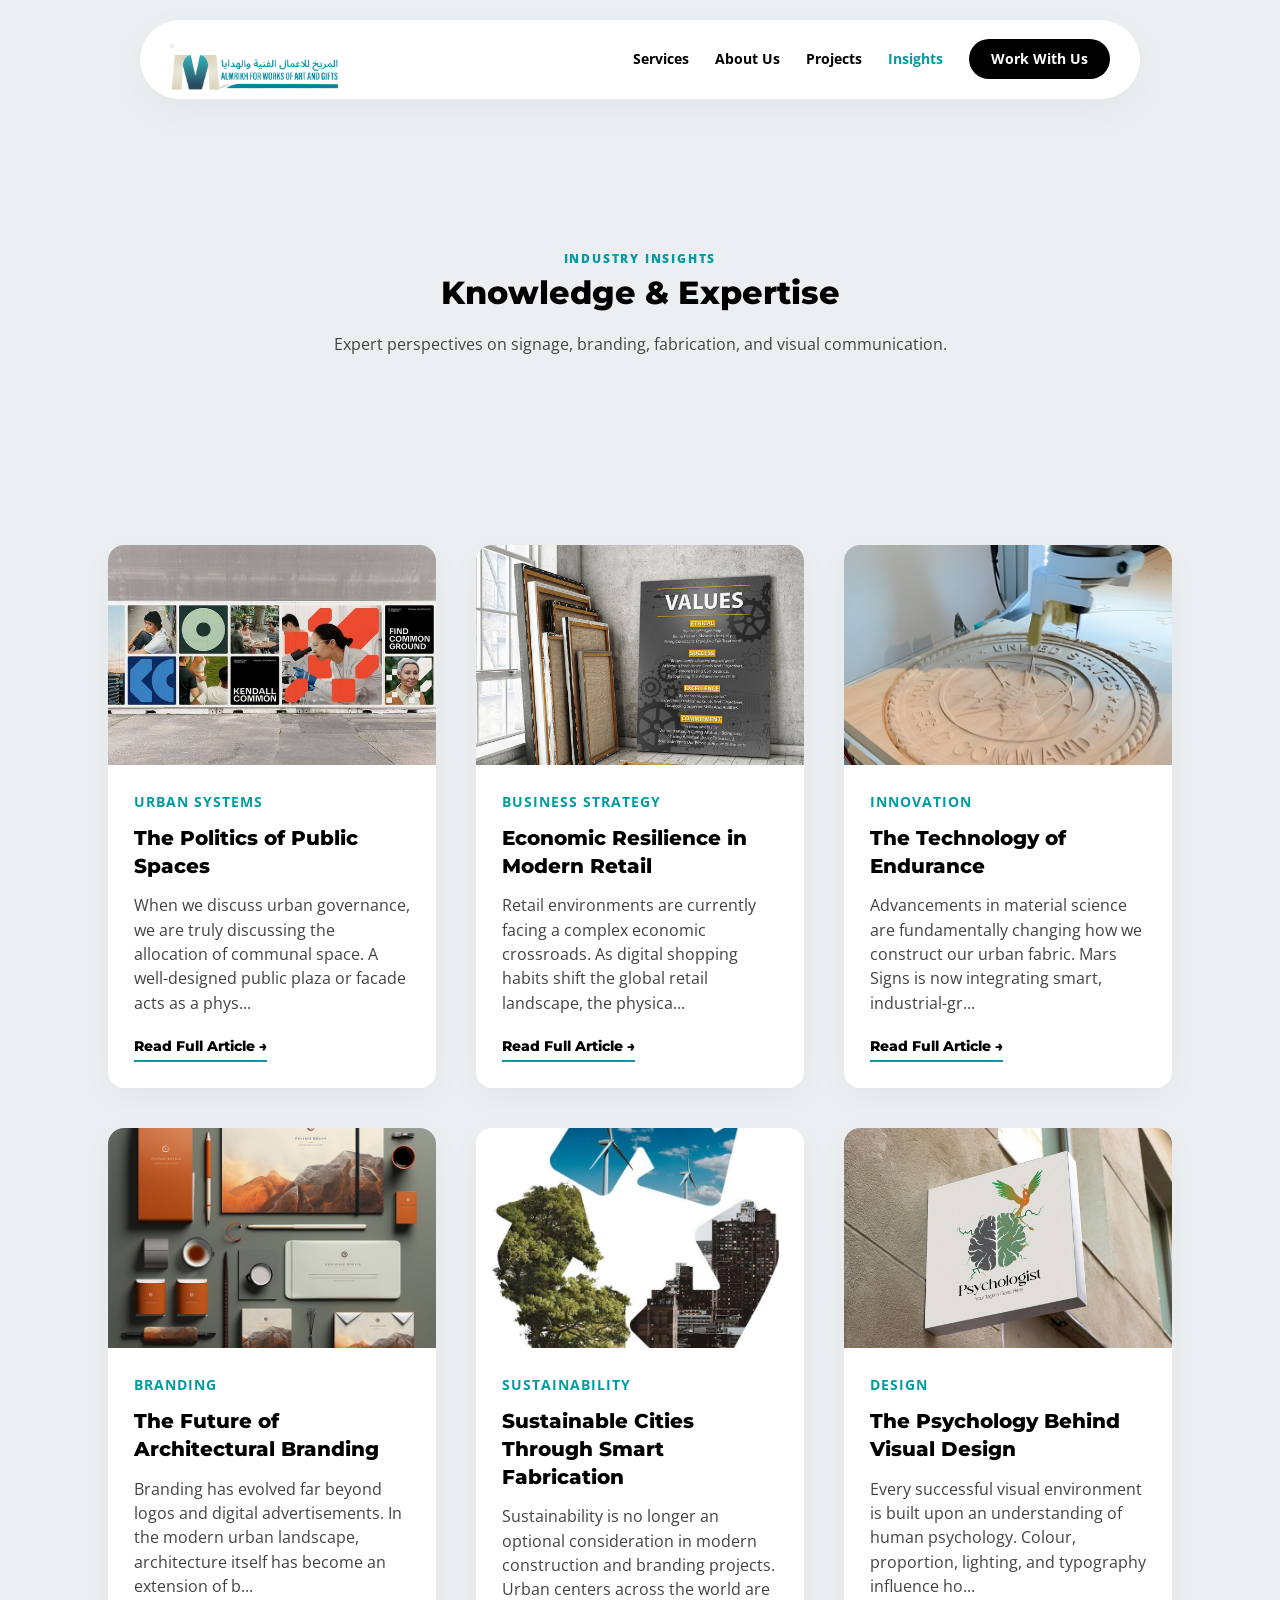
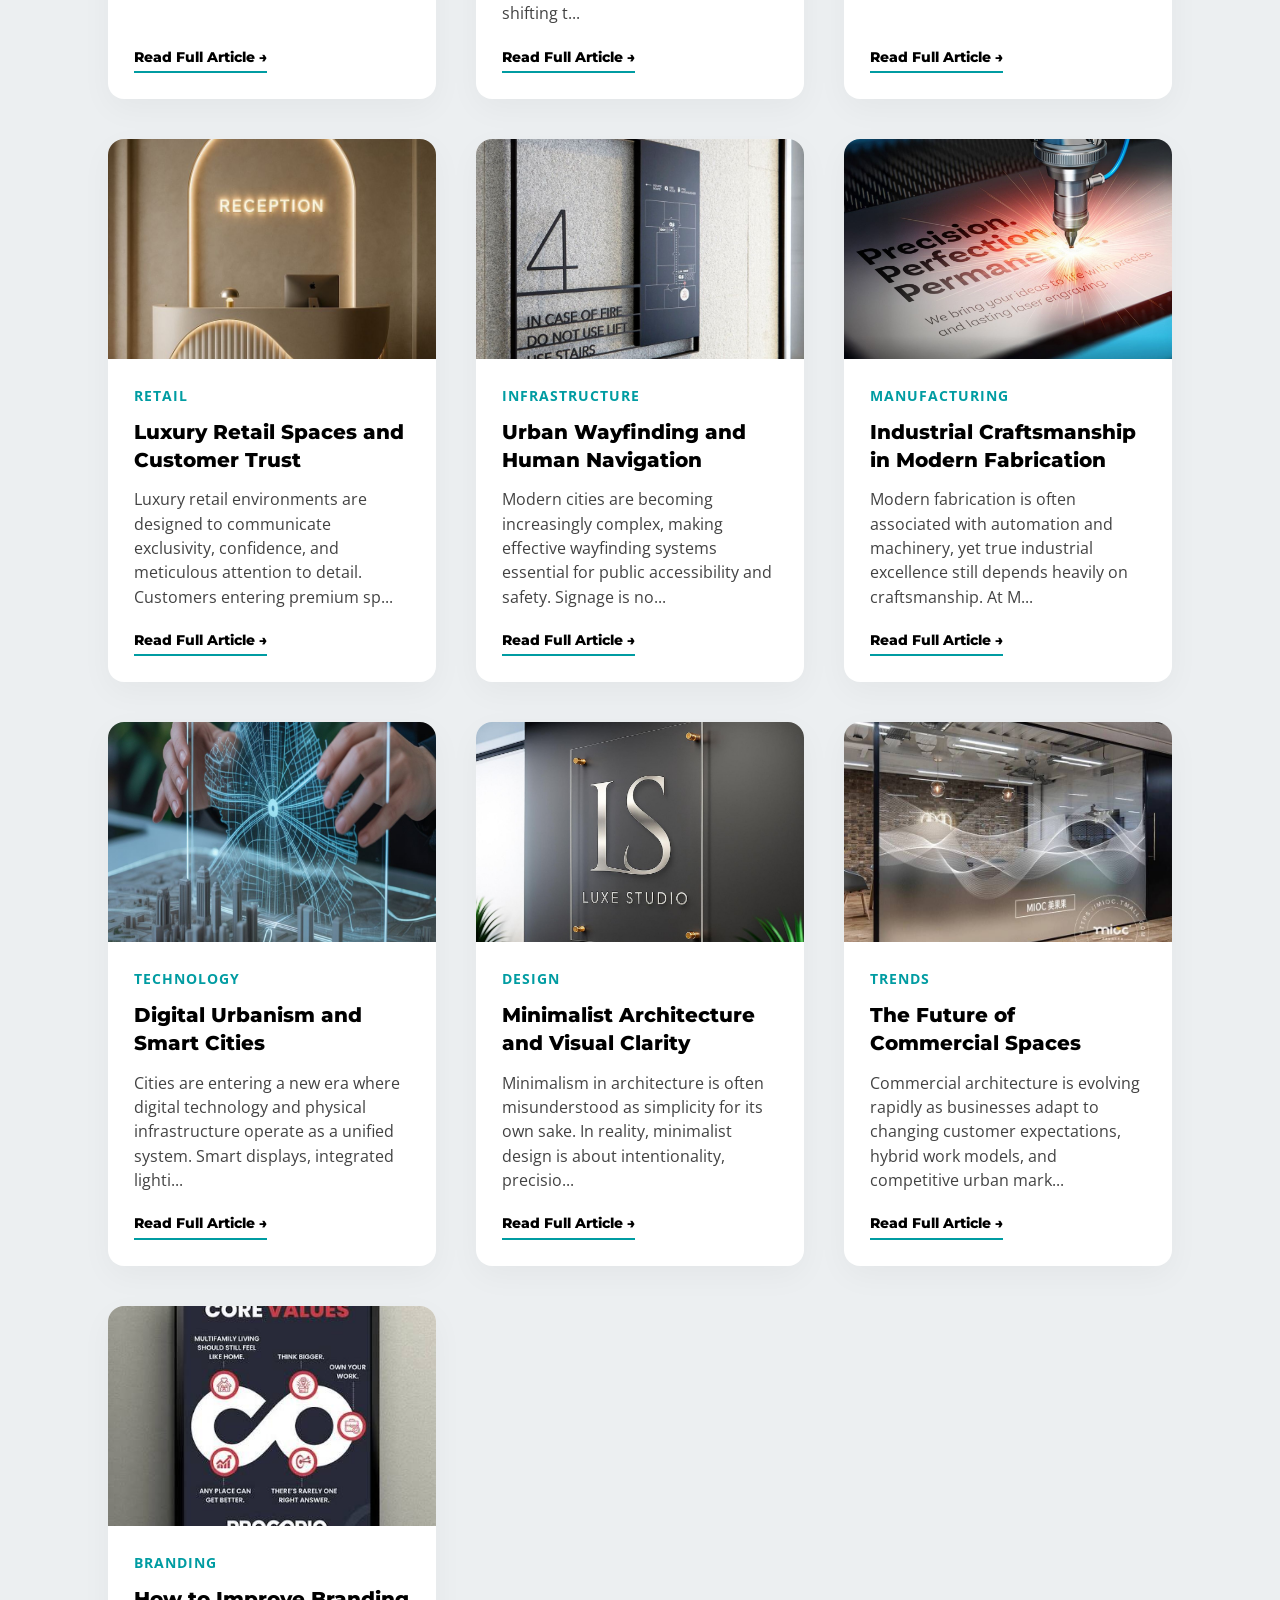
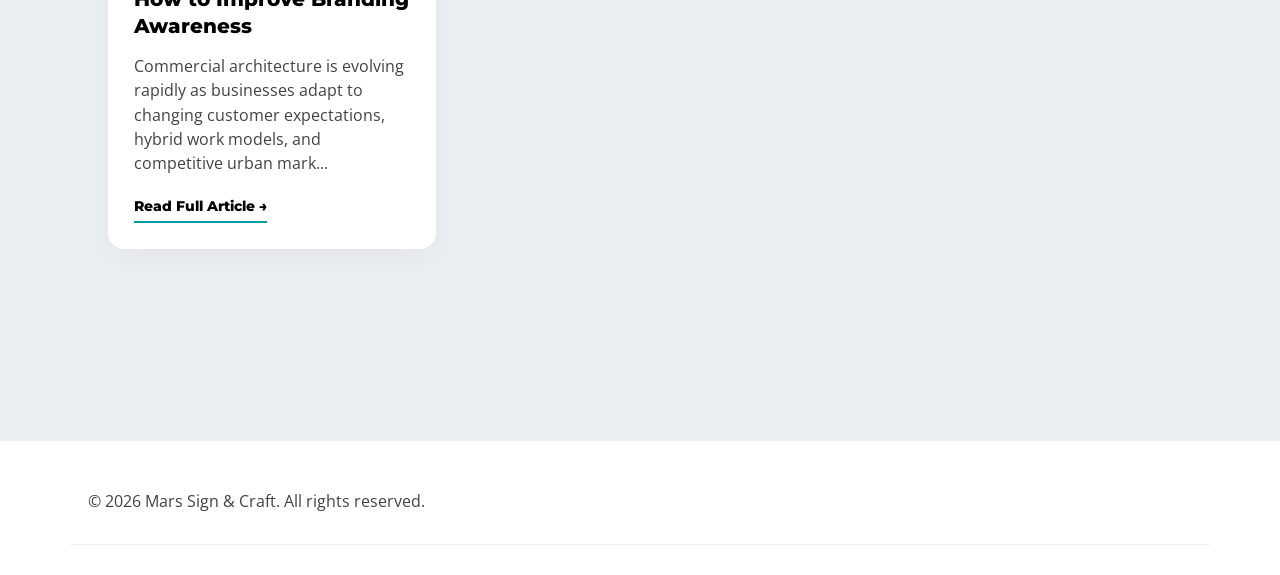
<file: blog.html>
<!DOCTYPE html>
<html lang="en">
<head>
    <meta charset="UTF-8">
    <meta name="viewport" content="width=device-width, initial-scale=1.0">
    
    <!-- Primary Meta Tags -->
    <title>Industry Insights & News | Mars Sign & Craft Qatar</title>
    <meta name="title" content="Industry Insights & News | Mars Sign & Craft Qatar">
    <meta name="description" content="Expert articles on architectural branding, signage materials, and visual communication strategies for businesses in Qatar.">
    <meta name="keywords" content="signage blog Qatar, architectural branding insights, visual communication, Mars Sign news">
    <meta name="author" content="Mars Sign & Craft">
    <meta name="robots" content="index, follow, max-image-preview:large">
    <link rel="canonical" href="https://marssign.com/blog.html">

    <!-- Favicons -->
    <link rel="icon" type="image/svg+xml" href="/images/0/20885491/Mars-logo-PpRQrZOCPddFumb2s9tzmg.png">
    <link rel="icon" type="image/png" sizes="32x32" href="/favicon.png">
    <link rel="apple-touch-icon" href="/apple-touch-icon.png">
    
    <!-- Open Graph / Facebook -->
    <meta property="og:type" content="website">
    <meta property="og:url" content="https://marssign.com/blog.html">
    <meta property="og:title" content="Industry Insights & News | Mars Sign & Craft Qatar">
    <meta property="og:description" content="Expert articles on architectural branding, signage materials, and visual communication strategies for businesses in Qatar.">
    <!-- Using one of your blog images for the thumbnail -->
    <meta property="og:image" content="https://marssign.com/images/1500/20488373/city-signage-modern-Dj82KdP0sLq.jpg">
    
    <!-- Twitter / X -->
    <meta name="twitter:card" content="summary_large_image">
    <meta name="twitter:url" content="https://marssign.com/blog.html">
    <meta name="twitter:title" content="Industry Insights & News | Mars Sign & Craft Qatar">
    <meta name="twitter:description" content="Expert articles on architectural branding, signage materials, and visual communication strategies for businesses in Qatar.">
    <meta name="twitter:image" content="https://marssign.com/images/1500/20488373/city-signage-modern-Dj82KdP0sLq.jpg">

    <!-- Fonts & Stylesheets -->
    <link rel="preconnect" href="https://fonts.googleapis.com">
    <link rel="preconnect" href="https://fonts.gstatic.com" crossorigin>
    <link href="https://fonts.googleapis.com/css2?family=Montserrat:wght@700;800&family=Open+Sans:wght@400;600&display=swap" rel="stylesheet">
    <link rel="stylesheet" href="style.css">
    
    <style>
        body { background-color: var(--bg-silver); }
        
        .blog-hero {
            min-height: 45vh;
            display: flex;
            align-items: center;
            justify-content: center;
            text-align: center;
            margin-top: 100px;
            padding: 60px 20px;
        }
        
        .blog-grid {
            display: grid;
            /* Forces 5 columns across on desktop */
            grid-template-columns: repeat(3, 1fr);
            gap: 40px;
            max-width: 1400px;
            margin: 0 auto;
            padding: 40px 20px 120px;
        }
        
        /* Mobile adjustment for 3 columns */
        @media (max-width: 768px) {
            .blog-grid {
                grid-template-columns: repeat(2, 1fr);
                gap: 15px; /* Slightly smaller gap to fit 3 columns on small screens */
            }
            
            /* Optional: Reduce the image height on mobile so the 3 tight columns look balanced */
            .blog-card-image-wrapper {
                height: 120px; 
            }
            
            .blog-card h3 {
                font-size: 1rem; /* Scale down text for tight mobile columns */
            }
        }
        .blog-card {
            background: var(--pure-white);
            border-radius: 16px;
            overflow: hidden;
            box-shadow: var(--shadow-elevation);
            transition: all 0.4s ease;
            text-decoration: none;
            color: inherit;
            height: 100%;
            display: flex;
            flex-direction: column;
        }
        
        .blog-card:hover {
            transform: translateY(-12px);
            box-shadow: var(--shadow-hover);
        }
        
        .blog-card-image-wrapper {
            height: 220px;
            overflow: hidden;
        }
        
        .blog-card-image-wrapper img {
            width: 100%;
            height: 100%;
            object-fit: cover;
            transition: transform 0.6s ease;
        }
        
        .blog-card:hover .blog-card-image-wrapper img {
            transform: scale(1.08);
        }
        
        .blog-card-content {
            padding: 26px;
            flex: 1;
            display: flex;
            flex-direction: column;
        }
        
        .blog-meta {
            color: var(--accent-teal);
            font-size: 0.85rem;
            font-weight: 700;
            text-transform: uppercase;
            letter-spacing: 1px;
            margin-bottom: 12px;
        }
        
        .blog-card h3 {
            font-size: 1.28rem;
            margin-bottom: 14px;
            line-height: 1.35;
        }
        
        .blog-excerpt {
            color: var(--text-body);
            font-size: 0.98rem;
            flex: 1;
            margin-bottom: 20px;
        }
        
        /* Single Post View */
        .blog-post {
            max-width: 900px;
            margin: 120px auto 80px;
            padding: 0 20px;
        }
        
        .blog-post img {
            width: 100%;
            border-radius: 16px;
            margin: 30px 0;
        }
    </style>
</head>
<body>
<!-- Floating Header -->
<header id="main-header" class="floating-header">
    <div class="header-container">
        <div class="header-left-wrapper">
            <button class="mobile-menu-toggle" aria-label="Toggle Menu">
                <span class="bar"></span>
                <span class="bar"></span>
                <span class="bar"></span>
            </button>
            <a href="index.html" class="logo">
                <img src="/images/0/20885491/Mars-logo-PpRQrZOCPddFumb2s9tzmg.png" alt="Mars Signs Logo" width="172" height="47" class="brand-logo">
            </a>
        </div>
        <nav class="primary-nav">
            <a href="index.html#solutions">Services</a>
            <a href="index.html#about">About Us</a>
            <a href="projects.html">Projects</a>
            <a href="blog.html" class="active">Insights</a>
            <a href="index.html#contact" class="btn-primary">Work With Us</a>
        </nav>
    </div>
</header>

    <div id="blog-container">
        <!-- Content injected by JS -->
    </div>

    <footer class="footer">
        <div class="container footer-grid reveal-fade">
            <p>© 2026 Mars Sign & Craft. All rights reserved.</p>
        </div>
    </footer>

    <script src="app.js"></script>
    <script>
    // ====================== FULL BLOG DATA ======================
    const blogs = {
        "politics-of-space": { 
            title: "The Politics of Public Spaces",
            category: "Urban Systems",
            image: "./images/new/politicsofpublicspaces.jpg",
            content: "When we discuss urban governance, we are truly discussing the allocation of communal space. A well-designed public plaza or facade acts as a physical statement of transparency and accessibility in our cities. By prioritizing architectural openness and clear, welcoming signage, city planners and private developers can foster environments where citizens feel represented, heard, and invited. The intersection of policy and design is the new frontier for modern governance. At Mars Signs, we specialize in creating visual infrastructure that promotes this sense of collective ownership. When a space is designed with the public’s experience at the forefront, it bridges the gap between administrative intent and the individual’s lived experience. Modern politics is increasingly expressed through the built environment; public architecture defines who belongs in a city and who is excluded. We believe that professional, clear, and inclusive signage is a democratic necessity. It provides the cues necessary for people to navigate their environment with confidence, regardless of their background or language. We are here to help translate your vision for a more inclusive, accessible environment into a tangible, high-quality reality. Our team is dedicated to the idea that architecture should not just serve a function but should serve the community. If you are looking for a partner who values the social impact of your work, we would love to discuss how we can elevate your next civic project. Hire us to bring your public-facing initiatives to life with integrity and precision."
        },

        "economic-resilience": { 
            title: "Economic Resilience in Modern Retail",
            category: "Business Strategy",
            image: "./images/new/Economicresilience.jpg",
            content: "Retail environments are currently facing a complex economic crossroads. As digital shopping habits shift the global retail landscape, the physical facade of a business has become its most valuable asset in the real world. Investing in high-quality architectural branding is not just an aesthetic choice; it is a hedge against market volatility and brand dilution. Businesses that commit to sustainable, durable infrastructure—like premium cladding, modular signage, and architectural facade work—are seeing significantly higher customer retention rates and long-term economic stability. We understand that in an increasingly competitive retail environment, you only get one chance to make an impression. A fading, poorly maintained sign speaks volumes about a business's internal health, while a pristine, engineered facade suggests market confidence and endurance. Our engineering team helps you build facades that do more than look good; they serve as a lasting economic asset that signals trustworthiness to your clientele. We focus on ROI-driven design, ensuring that every dollar spent on our fabrication contributes to your long-term bottom line. If you are ready to invest in a facade that survives the test of time, market trends, and harsh environmental factors, we are the partner for you. Hire us, and let’s secure your brand's future today."
        },

        "technology-endurance": { 
            title: "The Technology of Endurance",
            category: "Innovation",
            image: "./images/new/technologyofenduarance.jpg",
            content: "Advancements in material science are fundamentally changing how we construct our urban fabric. Mars Signs is now integrating smart, industrial-grade substrates that adapt to extreme climates, reducing the energy cost of maintenance and cooling over time. This technological leap allows for cleaner, sharper signage that lasts for decades rather than just a few years, defining the future of industrial fabrication. We believe that technology should serve the user, not just the manufacturer. By utilizing state-of-the-art CNC routing and precise laser-etching, we ensure that your brand remains crisp, readable, and professional despite the intensity of the Gulf climate. This is not just about a sign; it is about providing a high-tech interface between your business and the modern world. Our fabrication lab is constantly updated with the latest tools to ensure we stay ahead of industry standards, providing you with hardware that represents the cutting edge of your field. We are committed to using materials that look better for longer and perform better under pressure. If you need a partner who understands that technology is the key to architectural longevity, we are ready to assist. Hire us to integrate the latest in material science into your next corporate signage project and set a new standard for quality."
        },

        "future-of-branding": {
            title: "The Future of Architectural Branding",
            category: "Branding",
            image: "./images/new/futureofArchitecturalbranding.jpg",
            content: "Branding has evolved far beyond logos and digital advertisements. In the modern urban landscape, architecture itself has become an extension of brand identity. Consumers no longer separate physical space from corporate values; they interpret every material, every texture, and every illuminated surface as part of a business narrative. At Mars Signs, we believe that architectural branding should communicate confidence, professionalism, and permanence from the very first glance. A carefully engineered facade creates an emotional connection before a customer even steps inside your premises. Through advanced fabrication systems and durable materials, we help brands transform ordinary storefronts into recognizable landmarks that inspire trust. Modern clients expect consistency between online presence and physical environment, making facade design one of the most important investments a business can make. We approach every project with a balance of engineering precision and creative thinking, ensuring that your identity is reflected in every detail. Our team specializes in creating structures that remain visually powerful despite years of environmental exposure. If your organization is ready to redefine how customers experience your brand in the real world, we are prepared to deliver solutions that combine durability, innovation, and timeless design excellence."
        },

        "sustainable-cities": {
            title: "Sustainable Cities Through Smart Fabrication",
            category: "Sustainability",
            image: "./images/new/Sustainableprinting.jpg",
            content: "Sustainability is no longer an optional consideration in modern construction and branding projects. Urban centers across the world are shifting toward environmentally responsible materials and energy-efficient infrastructure, and signage systems are becoming an important part of that transformation. Mars Signs is committed to reducing environmental impact by integrating recyclable materials, low-energy lighting systems, and fabrication methods that minimize industrial waste. We understand that businesses want infrastructure that reflects both professionalism and environmental awareness. A sustainable facade does more than reduce maintenance costs; it communicates responsibility to customers and investors alike. Our fabrication strategies prioritize long-term durability because the most sustainable product is one that does not require constant replacement. By utilizing weather-resistant aluminium composites, energy-efficient LEDs, and modular installation systems, we help clients reduce operational costs while improving visual performance. Sustainable design also contributes to healthier urban environments by reducing heat absorption and improving energy efficiency in surrounding structures. We believe that future cities will be defined by businesses that invest in resilient, eco-conscious infrastructure today. If your organization is looking to align its public image with sustainable development principles, our engineering and design teams are ready to create solutions that combine environmental responsibility with premium architectural aesthetics."
        },

        "psychology-of-design": {
            title: "The Psychology Behind Visual Design",
            category: "Design",
            image: "./images/new/Pyschologybehinddesign.jpg",
            content: "Every successful visual environment is built upon an understanding of human psychology. Colour, proportion, lighting, and typography influence how individuals feel when they approach a building or retail environment. At Mars Signs, we study how architectural signage shapes emotional perception and customer behaviour. A well-lit facade with clear visual hierarchy creates feelings of trust, safety, and professionalism, while poor visual communication often leads to confusion and disengagement. Businesses frequently underestimate the psychological power of first impressions, yet customers make judgments about quality within seconds of seeing a storefront. We believe that design should guide attention naturally while reinforcing the values of a brand. Through strategic placement, contrast, and material selection, our team creates environments that feel both functional and welcoming. Effective signage is not about overwhelming viewers with information; it is about presenting clarity with confidence. By combining architectural thinking with behavioural insight, we help clients create memorable spaces that encourage interaction and loyalty. The psychology of design extends beyond aesthetics into the realm of customer experience, shaping how people move, respond, and connect with a business. If you are seeking a fabrication partner who understands the deeper emotional impact of architectural branding, we are ready to help transform your environment into a powerful communication tool."
        },

        "luxury-retail-spaces": {
            title: "Luxury Retail Spaces and Customer Trust",
            category: "Retail",
            image: "./images/new/Luxuryblog.jpg",
            content: "Luxury retail environments are designed to communicate exclusivity, confidence, and meticulous attention to detail. Customers entering premium spaces expect more than products; they expect an atmosphere that validates the value of the brand itself. At Mars Signs, we specialize in creating sophisticated facade systems and illuminated branding solutions that elevate retail spaces into immersive experiences. From brushed metallic finishes to precision-lit channel letters, every detail contributes to the perception of quality. High-end customers often associate clean architectural presentation with reliability and authenticity, making facade engineering an essential component of retail strategy. We understand that luxury brands cannot afford inconsistencies in visual identity. Our fabrication process focuses on exact precision, ensuring flawless finishes that maintain their appearance for years. Through advanced lighting integration and premium material selection, we create storefronts that stand out in crowded commercial districts while preserving elegance and restraint. A luxury facade is not simply decoration; it is a business asset that shapes customer expectations before any interaction occurs. We believe that architecture should reinforce the prestige and values of a brand at every moment. If your business is looking to establish a stronger presence in the premium retail market, our team is prepared to deliver architectural branding solutions that reflect sophistication, durability, and long-term visual excellence."
        },

        "urban-wayfinding": {
            title: "Urban Wayfinding and Human Navigation",
            category: "Infrastructure",
            image: "./images/new/Navigationblog .jpg",
            content: "Modern cities are becoming increasingly complex, making effective wayfinding systems essential for public accessibility and safety. Signage is no longer limited to directional arrows; it is now a sophisticated communication system that influences how individuals experience urban environments. At Mars Signs, we design navigation systems that combine clarity, durability, and visual consistency to help people move confidently through commercial districts, hospitals, airports, and civic spaces. Poorly designed wayfinding creates frustration, delays, and confusion, while professionally engineered systems improve efficiency and public satisfaction. We approach urban navigation from both an engineering and human-centered perspective, ensuring that every sign remains visible, understandable, and durable under real-world conditions. Accessibility is a major consideration in our work, which is why we prioritize readable typography, multilingual compatibility, and universal design principles. Effective wayfinding contributes to the overall identity of a city or institution by making spaces feel organized and welcoming. Our fabrication processes ensure that signs remain structurally sound and visually sharp despite constant public interaction and environmental exposure. We believe that navigation systems should not only guide people but also reinforce confidence in the environments they occupy. If your organization is planning a public infrastructure project or large-scale facility upgrade, we are ready to provide professional wayfinding solutions built for long-term performance and clarity."
        },

        "industrial-craftsmanship": {
            title: "Industrial Craftsmanship in Modern Fabrication",
            category: "Manufacturing",
            image: "./images/new/Industrial .jpg",
            content: "Modern fabrication is often associated with automation and machinery, yet true industrial excellence still depends heavily on craftsmanship. At Mars Signs, we combine advanced manufacturing technologies with experienced human expertise to create architectural signage that meets the highest standards of quality and precision. Every welded joint, painted surface, and illuminated element reflects a commitment to detail that cannot be replicated through automation alone. We believe that craftsmanship remains the foundation of durable infrastructure. While CNC systems and laser cutting technologies improve consistency and efficiency, the final quality of a project depends on the knowledge and discipline of skilled fabricators. Our workshop integrates modern production systems with rigorous quality control processes to ensure flawless execution from concept to installation. Industrial craftsmanship is about more than appearance; it is about structural reliability, weather resistance, and long-term durability under demanding environmental conditions. Businesses that invest in expertly fabricated signage benefit from lower maintenance costs and stronger brand perception over time. We take pride in creating installations that remain visually powerful years after completion, proving that quality engineering is always a worthwhile investment. If you are searching for a fabrication partner that values precision, durability, and professional workmanship at every stage of production, our team is ready to bring your architectural vision to life."
        },

        "digital-urbanism": {
            title: "Digital Urbanism and Smart Cities",
            category: "Technology",
            image: "./images/new/smartcitiesblog.jpg",
            content: "Cities are entering a new era where digital technology and physical infrastructure operate as a unified system. Smart displays, integrated lighting, and responsive signage are transforming how businesses communicate with the public in urban environments. At Mars Signs, we are actively exploring how digital urbanism can improve customer engagement, operational efficiency, and architectural aesthetics. Intelligent signage systems now allow businesses to adapt messaging dynamically while maintaining strong visual consistency across multiple locations. As urban centers become increasingly data-driven, the role of signage is shifting from static communication to interactive engagement. We believe that future-ready infrastructure must combine technological adaptability with physical durability. Our engineering team develops digital display systems capable of withstanding harsh environmental conditions while delivering crisp, high-visibility performance. Smart urban environments require seamless integration between architecture, branding, and technology, and our fabrication approach is designed to meet those evolving expectations. Businesses that embrace digital urbanism today position themselves at the forefront of innovation and customer interaction. Whether through LED-integrated facades, responsive information systems, or modern illuminated installations, we help clients create environments that feel connected to the future. If your organization is ready to invest in intelligent architectural communication systems, our team is prepared to deliver solutions that merge technology, design, and long-term structural performance."
        },

        "minimalist-architecture": {
            title: "Minimalist Architecture and Visual Clarity",
            category: "Design",
            image: "./images/new/Minimalistarchitecture.jpg",
            content: "Minimalism in architecture is often misunderstood as simplicity for its own sake. In reality, minimalist design is about intentionality, precision, and the removal of unnecessary visual noise. At Mars Signs, we believe that clear communication is strongest when supported by disciplined design principles. A minimalist facade allows architectural elements and signage to work together harmoniously, creating environments that feel modern, professional, and timeless. Clean lines, balanced spacing, and restrained lighting contribute to a stronger visual identity because they focus attention where it matters most. Businesses operating in contemporary markets increasingly prefer minimalist branding because it reflects confidence and clarity rather than excess. Our fabrication process emphasizes exact measurements, premium finishes, and carefully controlled illumination to ensure every detail contributes to the overall composition. Minimalist architecture also improves long-term adaptability, allowing businesses to evolve their branding without completely redesigning their physical infrastructure. We understand that achieving simplicity requires a high level of technical discipline and engineering precision. Through careful material selection and thoughtful installation methods, we create signage systems that feel sophisticated without overwhelming the surrounding environment. If your organization values modern aesthetics, clarity, and architectural refinement, our team is ready to develop solutions that combine minimalist design with durable, high-performance fabrication."
        },

        "future-commercial-spaces": {
            title: "The Future of Commercial Spaces",
            category: "Trends",
            image: "./images/new/lastblog .jpg",
            content: "Commercial architecture is evolving rapidly as businesses adapt to changing customer expectations, hybrid work models, and competitive urban markets. The future commercial space must be flexible, visually engaging, and technologically integrated while maintaining a strong sense of brand identity. At Mars Signs, we help organizations create environments that balance functionality with memorable design. Modern consumers are drawn toward spaces that feel immersive and professionally curated, making facade engineering and visual communication more important than ever before. We believe that commercial spaces should inspire confidence while remaining adaptable to future technological and operational changes. Durable signage systems, modular architectural components, and integrated lighting solutions allow businesses to evolve without compromising visual consistency. Our approach combines engineering precision with forward-thinking design strategies to ensure long-term performance and relevance. Commercial environments are no longer passive structures; they are active extensions of a company’s identity and customer experience strategy. From retail districts to corporate headquarters, professionally fabricated visual infrastructure shapes how businesses are perceived in increasingly crowded markets. We are committed to delivering architectural branding solutions that remain impactful, durable, and efficient for years to come. If your organization is preparing for the next generation of commercial development, our team is ready to provide innovative fabrication and signage systems that position your brand for sustained growth and visibility."
        },
        "Branding-awareness": {
        title: "How to Improve Branding Awareness",
        category: "Branding",
        image: "./images/new/brandawareness.jpeg",
        content: "Commercial architecture is evolving rapidly as businesses adapt to changing customer expectations, hybrid work models, and competitive urban markets. The future commercial space must be flexible, visually engaging, and technologically integrated while maintaining a strong sense of brand identity. At Mars Signs, we help organizations create environments that balance functionality with memorable design. Modern consumers are drawn toward spaces that feel immersive and professionally curated, making facade engineering and visual communication more important than ever before. We believe that commercial spaces should inspire confidence while remaining adaptable to future technological and operational changes. Durable signage systems, modular architectural components, and integrated lighting solutions allow businesses to evolve without compromising visual consistency. Our approach combines engineering precision with forward-thinking design strategies to ensure long-term performance and relevance. Commercial environments are no longer passive structures; they are active extensions of a company’s identity and customer experience strategy. From retail districts to corporate headquarters, professionally fabricated visual infrastructure shapes how businesses are perceived in increasingly crowded markets. We are committed to delivering architectural branding solutions that remain impactful, durable, and efficient for years to come. If your organization is preparing for the next generation of commercial development, our team is ready to provide innovative fabrication and signage systems that position your brand for sustained growth and visibility."
    }
    };

// ====================== RENDER FUNCTIONS ======================
function renderList() {
    let html = `
        <section class="blog-hero">
            <div class="hero-content">
                <p class="section-tag">INDUSTRY INSIGHTS</p>
                <h1 class="section-title">Knowledge & Expertise</h1>
                <p class="section-text" style="max-width: 680px; margin: 20px auto 0;">
                    Expert perspectives on signage, branding, fabrication, and visual communication.
                </p>
            </div>
        </section>
        <main class="container">
            <div class="blog-grid">
    `;
    Object.keys(blogs).forEach(id => {
        const post = blogs[id];
        // Updated href to use query parameters (?post=) instead of hash (#)
        html += `
            <a href="?post=${id}" class="blog-card">
                <div class="blog-card-image-wrapper">
                    <!-- SEO Optimized Alt Text & Async Decoding -->
                    <img src="${post.image}" alt="${post.title} - Architectural and Signage Insights Qatar" loading="lazy" decoding="async">
                </div>
                <div class="blog-card-content">
                    <div class="blog-meta">${post.category}</div>
                    <h3>${post.title}</h3>
                    <p class="blog-excerpt">${post.content.substring(0, 145)}...</p>
                    <span class="btn-secondary" style="margin-top:auto;">Read Full Article →</span>
                </div>
            </a>
        `;
    });
    html += `</div></main>`;
    return html;
}

function renderPost(id) {
    const post = blogs[id];
    if (!post) return renderList();

    // --- AGGRESSIVE SEO INJECTION START ---
    
    // Update Title and Meta Description
    document.title = `${post.title} | Mars Sign Insights`;
    let metaDesc = document.querySelector('meta[name="description"]');
    if (metaDesc) {
        // Grab the first 150 characters for the description
        metaDesc.setAttribute("content", post.content.substring(0, 150) + "...");
    }

    // Remove any previously injected article schema to avoid duplicates
    const existingSchema = document.getElementById('dynamic-article-schema');
    if (existingSchema) existingSchema.remove();

    // Inject 'Article' JSON-LD Schema
    const articleSchema = {
        "@context": "https://schema.org",
        "@type": "Article",
        "headline": post.title,
        "articleSection": post.category,
        "image": "https://marssign.com" + post.image.replace('./', '/'),
        "author": {
            "@type": "Organization",
            "name": "Mars Sign & Craft"
        },
        "publisher": {
            "@type": "Organization",
            "name": "Mars Sign & Craft",
            "logo": {
                "@type": "ImageObject",
                "url": "https://marssign.com/images/0/20885491/Mars-logo-PpRQrZOCPddFumb2s9tzmg.png"
            }
        },
        "description": post.content.substring(0, 150) + "..."
    };

    const scriptTag = document.createElement('script');
    scriptTag.id = 'dynamic-article-schema';
    scriptTag.type = "application/ld+json";
    scriptTag.text = JSON.stringify(articleSchema);
    document.head.appendChild(scriptTag);
    
    // --- AGGRESSIVE SEO INJECTION END ---

    return `
        <div class="blog-post" style="max-width:920px; margin:120px auto; padding:0 20px;">
            <a href="blog.html" class="btn-secondary" style="margin-bottom:30px; display:inline-block;">← Back to All Articles</a>
            <h1 class="section-title">${post.title}</h1>
            <!-- SEO Optimized Alt Text & High Fetch Priority for LCP -->
            <img src="${post.image}" alt="${post.title} - Architectural and Signage Insights Qatar" style="width:100%; border-radius:16px; margin:30px 0;" fetchpriority="high">
            <div style="font-size:1.08rem; line-height:1.85; color:#333;">
                ${post.content}
            </div>
            <a href="/#contact" class="btn-primary" style="margin-top:50px;">Work With Us</a>
        </div>
    `;
}

// ====================== ROUTING ======================
// Query parameters trigger a fresh page load, so we only need DOMContentLoaded
document.addEventListener("DOMContentLoaded", () => {
    const urlParams = new URLSearchParams(window.location.search);
    const queryKey = urlParams.get('post');
    const container = document.getElementById('blog-container');
    
    container.innerHTML = queryKey ? renderPost(queryKey) : renderList();
    window.scrollTo(0, 0);
});
</script>
</file>
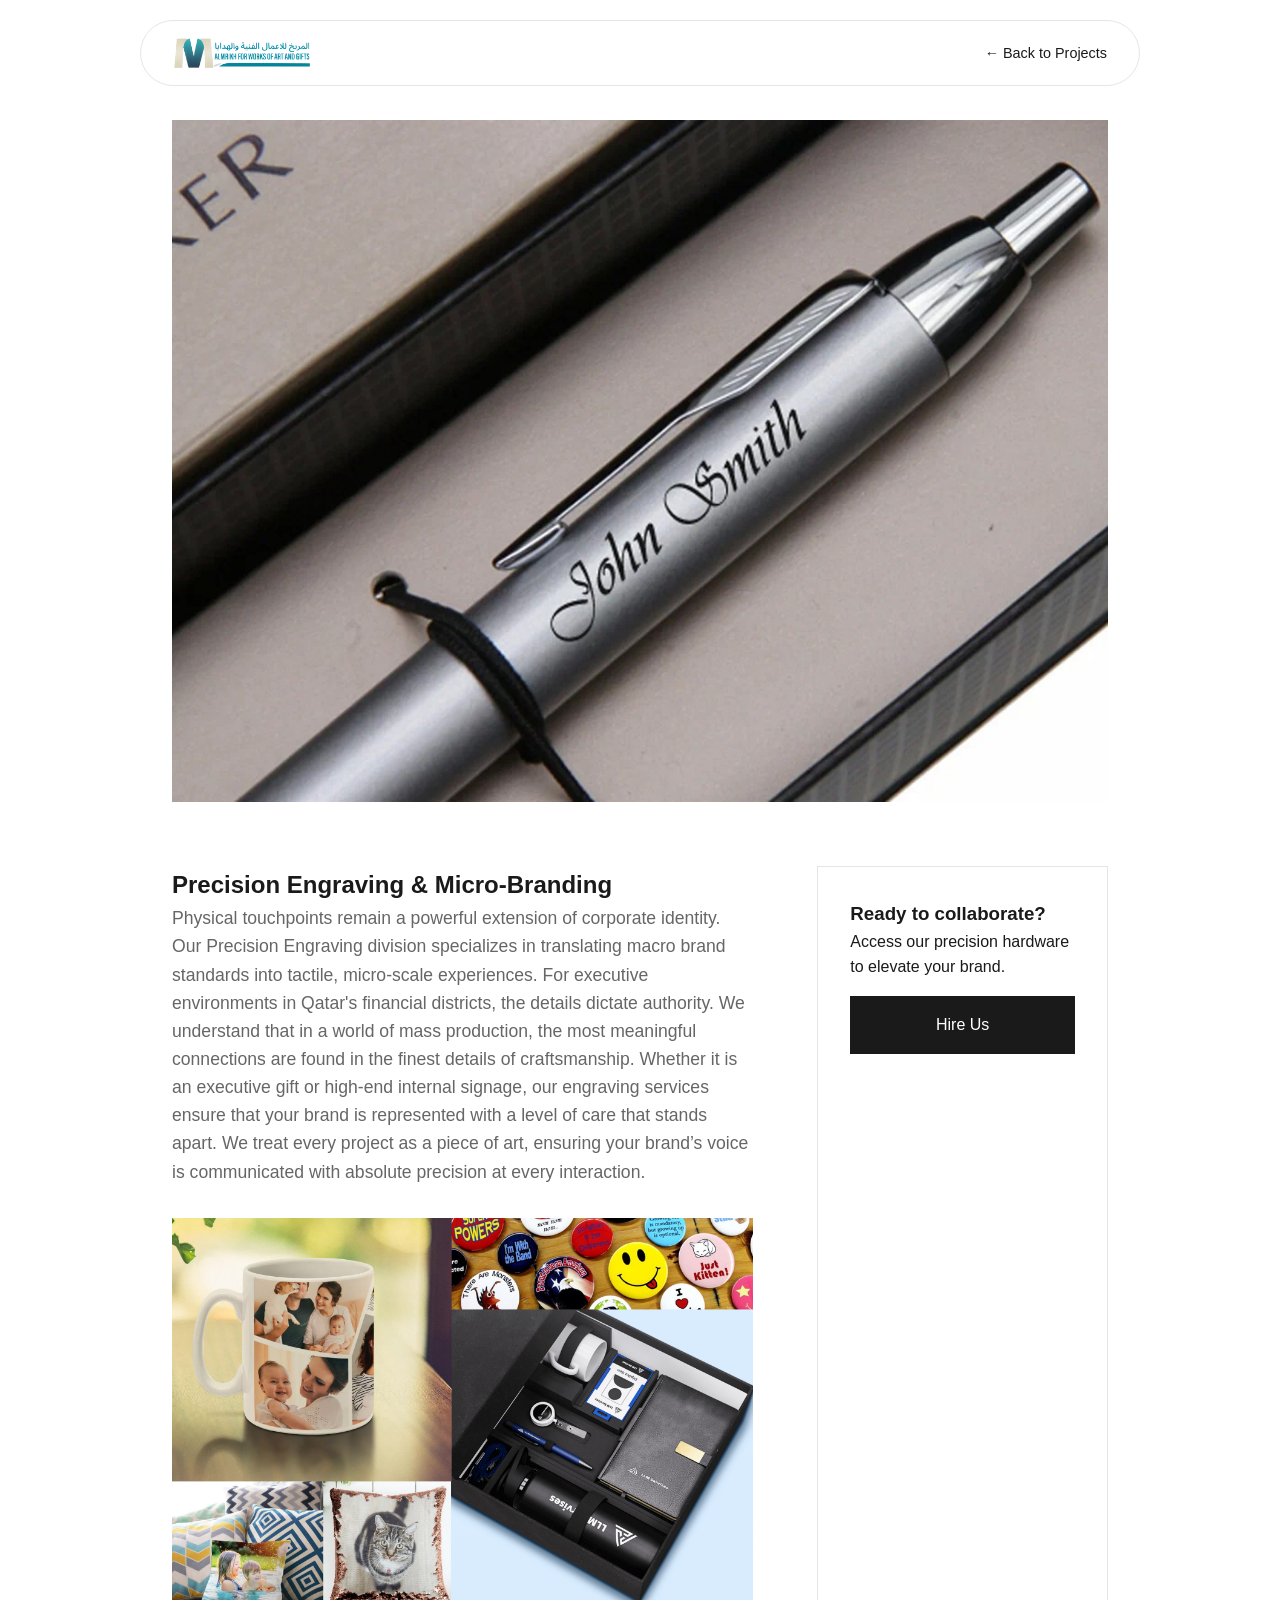
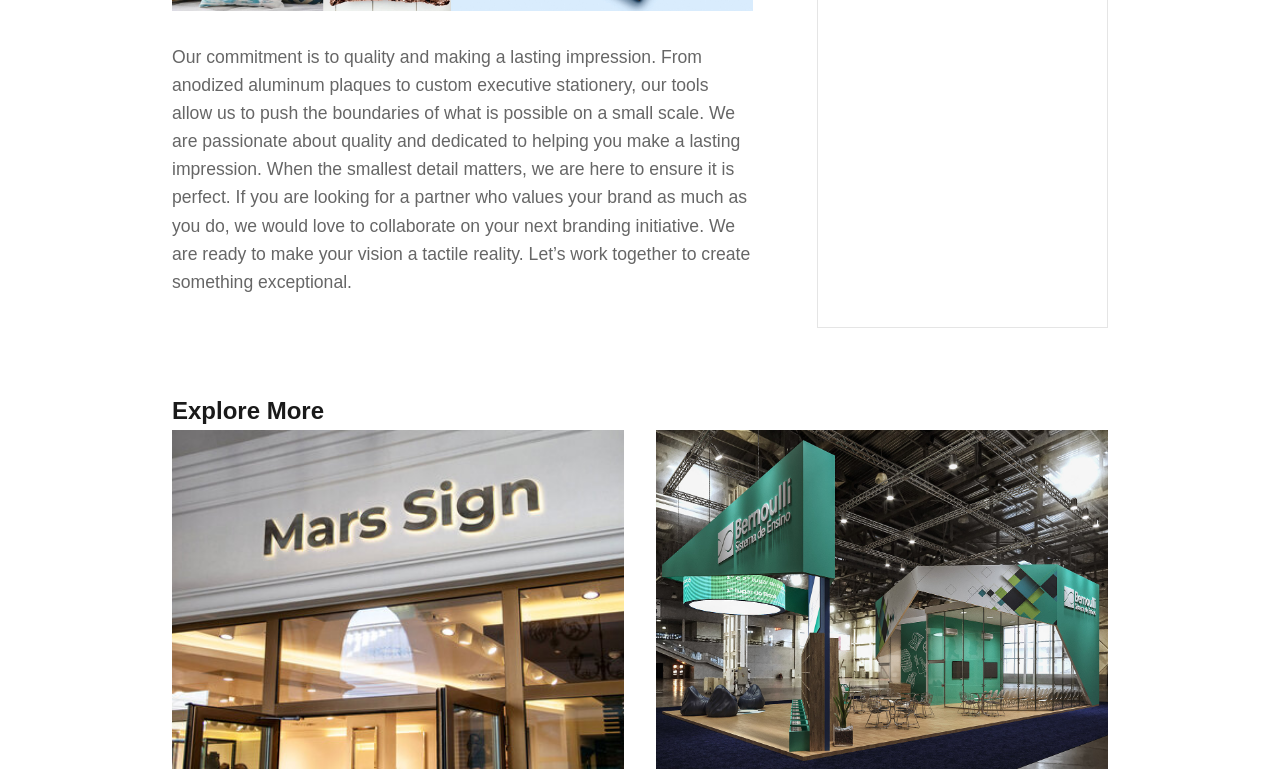
<file: project-engraving.html>
<!DOCTYPE html>
<html lang="en">
<head>
    <meta charset="UTF-8">
    <title>Precision Engraving | Mars Signs</title>
    <link rel="stylesheet" href="project-base.css">
</head>
<body>
    <header id="main-header">
        <div class="logo"><a href="projects.html"><img src="./images/0/20885491/Mars-logo-PpRQrZOCPddFumb2s9tzmg.png" alt="Mars Signs"></a></div>
        <nav class="nav-links"><a href="projects.html">← Back to Projects</a></nav>
    </header>

    <section class="project-hero">
        <img src="./images/1024/20341072/steps-name-engraved-pen-Kje-d--64G574HPLc-7npQ.jpg" alt="Engraving Detail">
    </section>

    <main class="project-container">
        <article class="project-content">
            <h1>Precision Engraving & Micro-Branding</h1>
            <p>Physical touchpoints remain a powerful extension of corporate identity. Our Precision Engraving division specializes in translating macro brand standards into tactile, micro-scale experiences. For executive environments in Qatar's financial districts, the details dictate authority. We understand that in a world of mass production, the most meaningful connections are found in the finest details of craftsmanship. Whether it is an executive gift or high-end internal signage, our engraving services ensure that your brand is represented with a level of care that stands apart. We treat every project as a piece of art, ensuring your brand’s voice is communicated with absolute precision at every interaction.</p>
            
            <img src="./images/1920/21343633/hero3-JCdHeGdqFXvNzEjaSs8ZBg.jpg" alt="Machinery">
            
            <p>Our commitment is to quality and making a lasting impression. From anodized aluminum plaques to custom executive stationery, our tools allow us to push the boundaries of what is possible on a small scale. We are passionate about quality and dedicated to helping you make a lasting impression. When the smallest detail matters, we are here to ensure it is perfect. If you are looking for a partner who values your brand as much as you do, we would love to collaborate on your next branding initiative. We are ready to make your vision a tactile reality. Let’s work together to create something exceptional.</p>
        </article>

        <aside class="sidebar-panel">
            <h3>Ready to collaborate?</h3>
            <p>Access our precision hardware to elevate your brand.</p>
            <a href="index.html#contact" class="btn-primary">Hire Us</a>
        </aside>
    </main>

    <section class="related-panel">
        <h2>Explore More</h2>
        <div class="image-gallery-bottom">
            <a href="project-facades.html" class="gallery-item">
                <img src="./images/460/20854829/shop-facade-marssign-contact-us-4qo4-RxrtQDIbpQvfnCMsQ.jpg" alt="Facade">
                <div class="gallery-title">Shop Facades</div>
            </a>
            <a href="project-exhibition.html" class="gallery-item">
                <img src="./images/1400/20341388/exibition-graphics-1aSu41fe87ZLRt1886na6A.jpg" alt="Exhibition">
                <div class="gallery-title">Exhibition Graphics</div>
            </a>
        </div>
    </section>
</body>
</html>
</file>
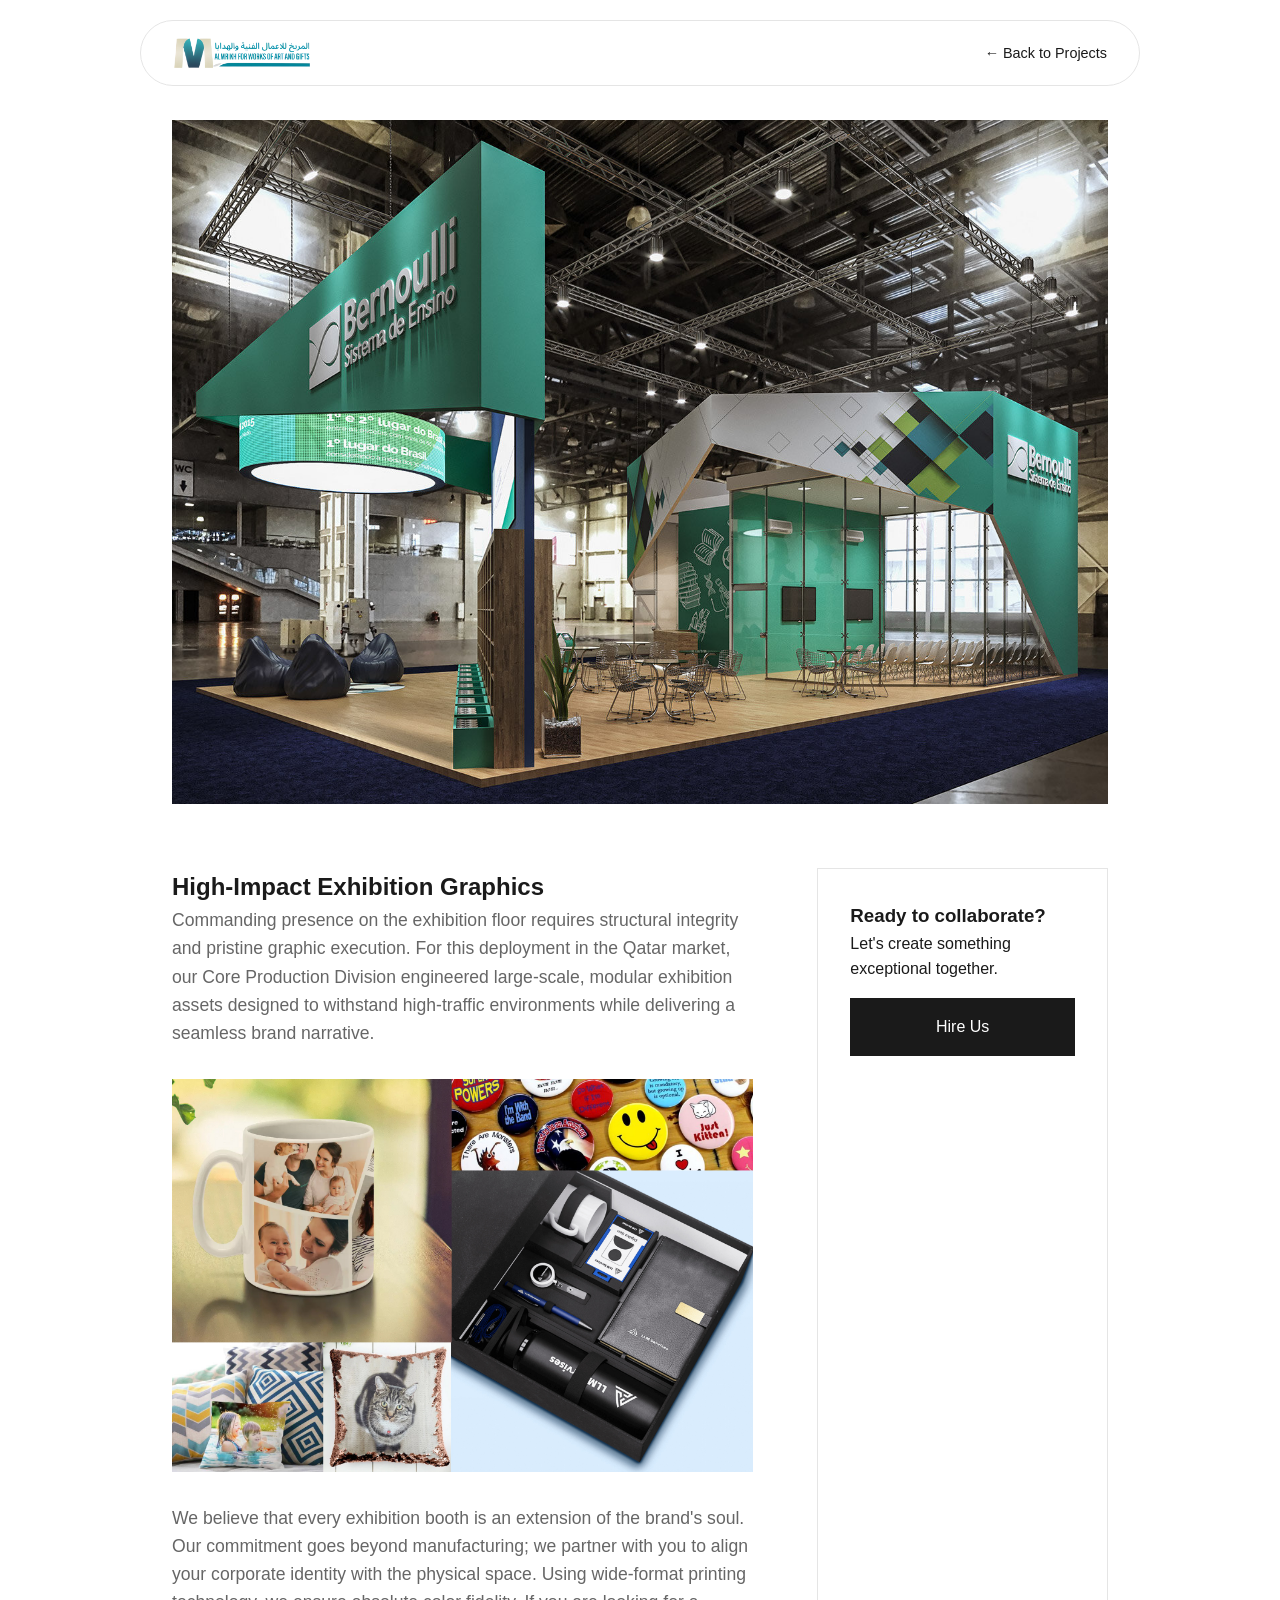
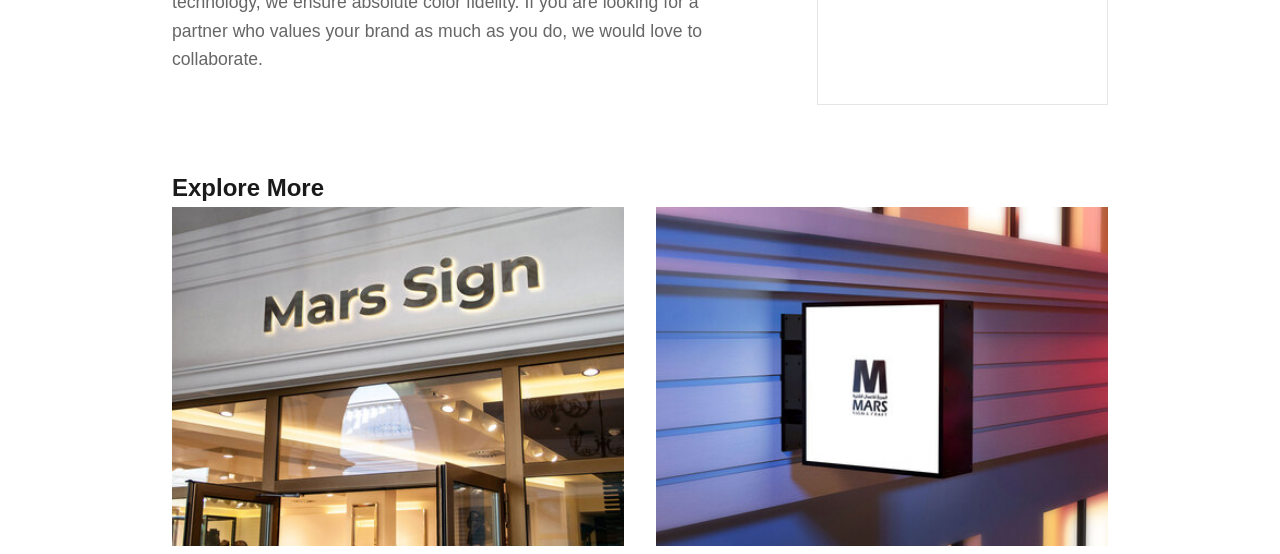
<file: project-exhibition.html>
<!DOCTYPE html>
<html lang="en">
<head><meta charset="UTF-8"><title>Exhibition Graphics | Mars Signs</title><link rel="stylesheet" href="project-base.css"></head>
<body>
    <header id="main-header">
        <div class="logo"><a href="projects.html"><img src="./images/0/20885491/Mars-logo-PpRQrZOCPddFumb2s9tzmg.png" alt="Mars Signs"></a></div>
        <nav class="nav-links"><a href="projects.html">← Back to Projects</a></nav>
    </header>

    <section class="project-hero"><img src="./images/1400/20341388/exibition-graphics-1aSu41fe87ZLRt1886na6A.jpg" alt="Exhibition Graphics"></section>

    <main class="project-container">
        <article class="project-content">
            <h1>High-Impact Exhibition Graphics</h1>
            <p>Commanding presence on the exhibition floor requires structural integrity and pristine graphic execution. For this deployment in the Qatar market, our Core Production Division engineered large-scale, modular exhibition assets designed to withstand high-traffic environments while delivering a seamless brand narrative.</p>
            
            <img src="./images/1920/21343633/hero3-JCdHeGdqFXvNzEjaSs8ZBg.jpg" alt="Exhibition Detail">
            
            <p>We believe that every exhibition booth is an extension of the brand's soul. Our commitment goes beyond manufacturing; we partner with you to align your corporate identity with the physical space. Using wide-format printing technology, we ensure absolute color fidelity. If you are looking for a partner who values your brand as much as you do, we would love to collaborate.</p>
        </article>

        <aside class="sidebar-panel">
            <h3>Ready to collaborate?</h3>
            <p>Let's create something exceptional together.</p>
            <a href="index.html#contact" class="btn-primary">Hire Us</a>
        </aside>
    </main>

    <section class="related-panel">
        <h2>Explore More</h2>
        <div class="image-gallery-bottom">
            <a href="project-facades.html" class="gallery-item">
                <img src="./images/460/20854829/shop-facade-marssign-contact-us-4qo4-RxrtQDIbpQvfnCMsQ.jpg" alt="Facade">
                <div class="gallery-title">Shop Facades</div>
            </a>
            <a href="project-engraving.html" class="gallery-item">
                <img src="./images/460/20853499/sign-board-marssign-services-ORnOBLo2FVAgCn75i3IHmA.jpg" alt="Engraving">
                <div class="gallery-title">Precision Engraving</div>
            </a>
        </div>
    </section>
</body>
</html>
</file>
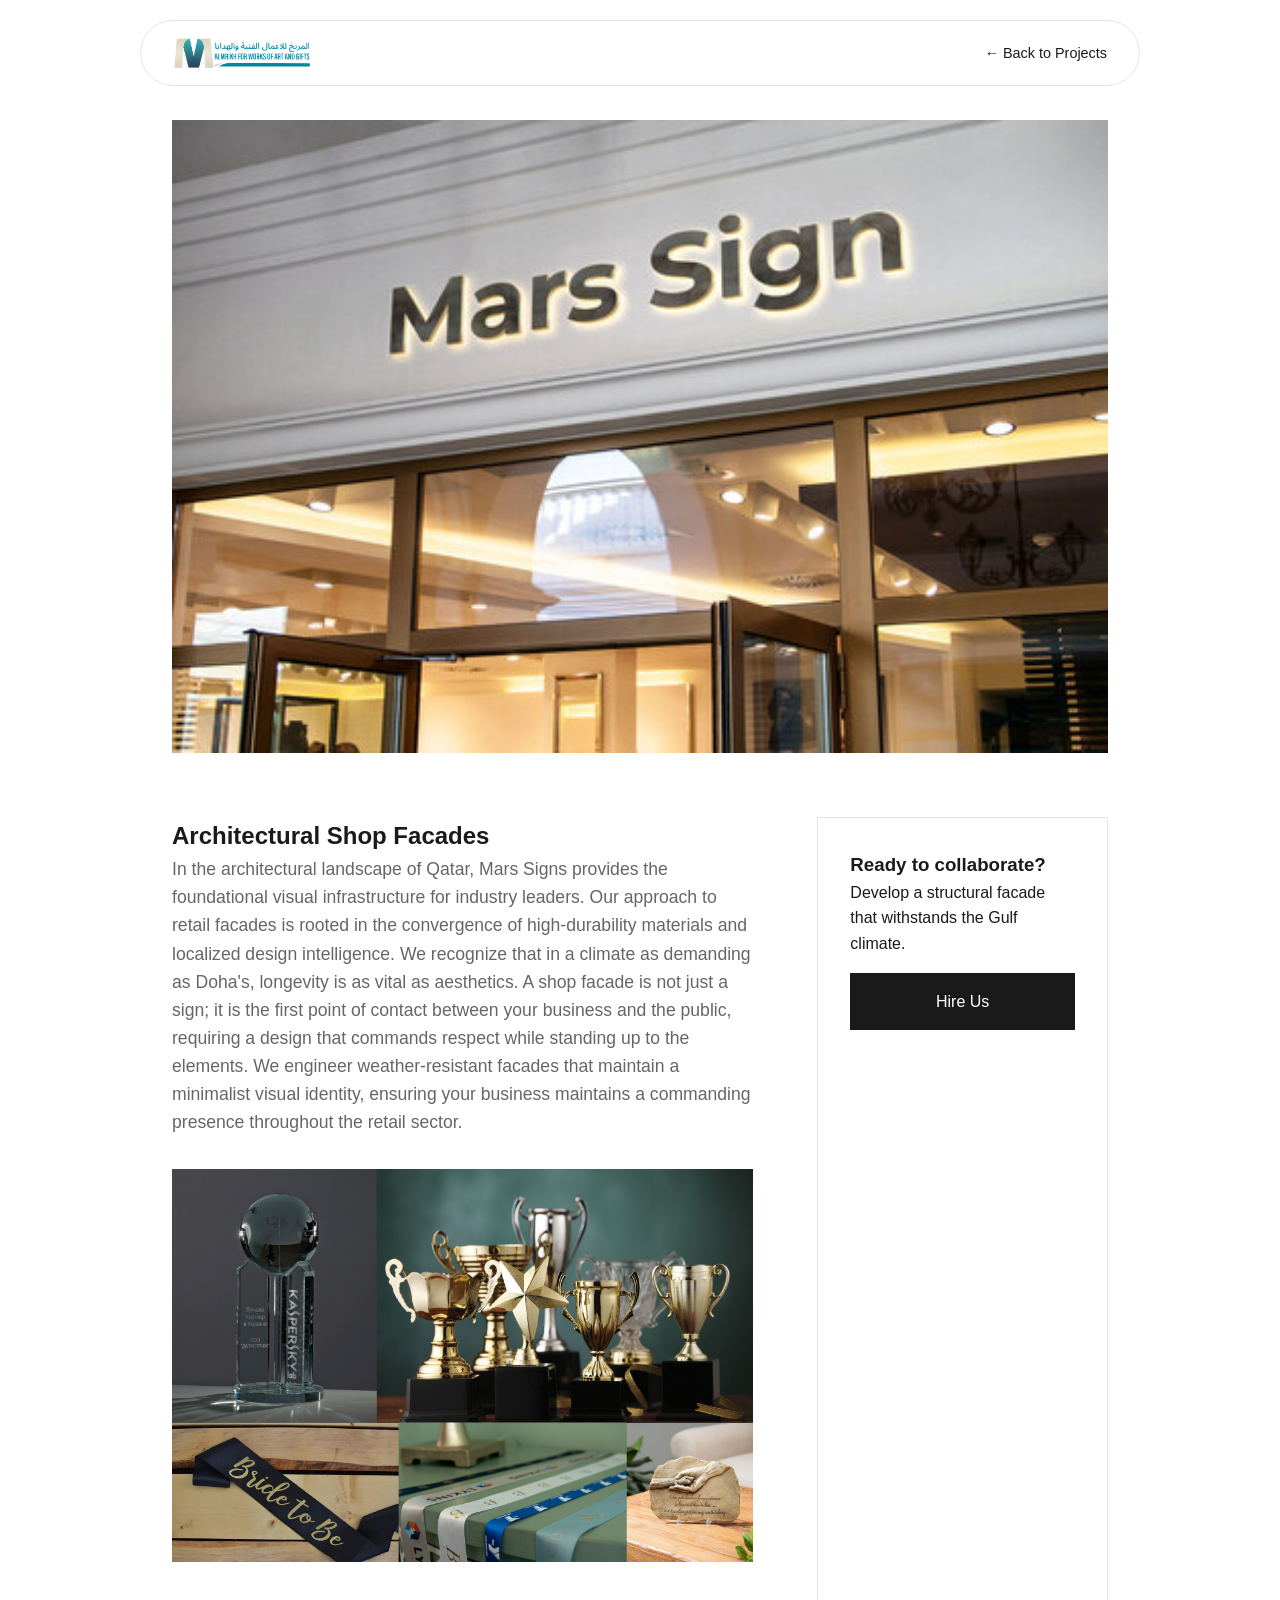
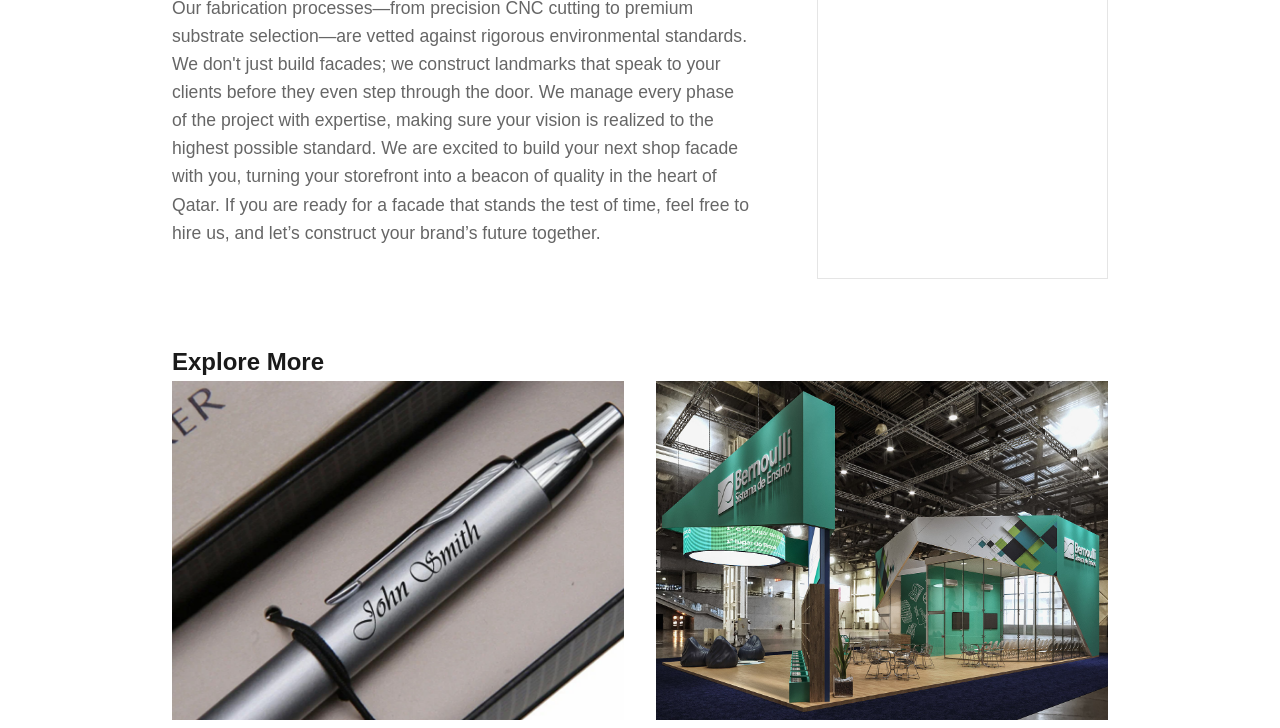
<file: project-facades.html>
<!DOCTYPE html>
<html lang="en">
<head>
    <meta charset="UTF-8">
    <title>Shop Facades | Mars Signs</title>
    <link rel="stylesheet" href="project-base.css">
</head>
<body>
    <header id="main-header">
        <div class="logo"><a href="projects.html"><img src="./images/0/20885491/Mars-logo-PpRQrZOCPddFumb2s9tzmg.png" alt="Mars Signs"></a></div>
        <nav class="nav-links"><a href="projects.html">← Back to Projects</a></nav>
    </header>

    <section class="project-hero">
        <img src="./images/460/20854829/shop-facade-marssign-contact-us-4qo4-RxrtQDIbpQvfnCMsQ.jpg" alt="Facade Architecture">
    </section>

    <main class="project-container">
        <article class="project-content">
            <h1>Architectural Shop Facades</h1>
            <p>In the architectural landscape of Qatar, Mars Signs provides the foundational visual infrastructure for industry leaders. Our approach to retail facades is rooted in the convergence of high-durability materials and localized design intelligence. We recognize that in a climate as demanding as Doha's, longevity is as vital as aesthetics. A shop facade is not just a sign; it is the first point of contact between your business and the public, requiring a design that commands respect while standing up to the elements. We engineer weather-resistant facades that maintain a minimalist visual identity, ensuring your business maintains a commanding presence throughout the retail sector.</p>
            
            <img src="./images/1920/21343615/hero2-y1Uhj4rddDqx_7s7vuwSlA.jpg" alt="Facade Production">
            
            <p>Our fabrication processes—from precision CNC cutting to premium substrate selection—are vetted against rigorous environmental standards. We don't just build facades; we construct landmarks that speak to your clients before they even step through the door. We manage every phase of the project with expertise, making sure your vision is realized to the highest possible standard. We are excited to build your next shop facade with you, turning your storefront into a beacon of quality in the heart of Qatar. If you are ready for a facade that stands the test of time, feel free to hire us, and let’s construct your brand’s future together.</p>
        </article>

        <aside class="sidebar-panel">
            <h3>Ready to collaborate?</h3>
            <p>Develop a structural facade that withstands the Gulf climate.</p>
            <a href="index.html#contact" class="btn-primary">Hire Us</a>
        </aside>
    </main>

    <section class="related-panel">
        <h2>Explore More</h2>
        <div class="image-gallery-bottom">
            <a href="project-engraving.html" class="gallery-item">
                <img src="./images/1024/20341072/steps-name-engraved-pen-Kje-d--64G574HPLc-7npQ.jpg" alt="Engraving">
                <div class="gallery-title">Precision Engraving</div>
            </a>
            <a href="project-exhibition.html" class="gallery-item">
                <img src="./images/1400/20341388/exibition-graphics-1aSu41fe87ZLRt1886na6A.jpg" alt="Exhibition">
                <div class="gallery-title">Exhibition Graphics</div>
            </a>
        </div>
    </section>
</body>
</html>
</file>
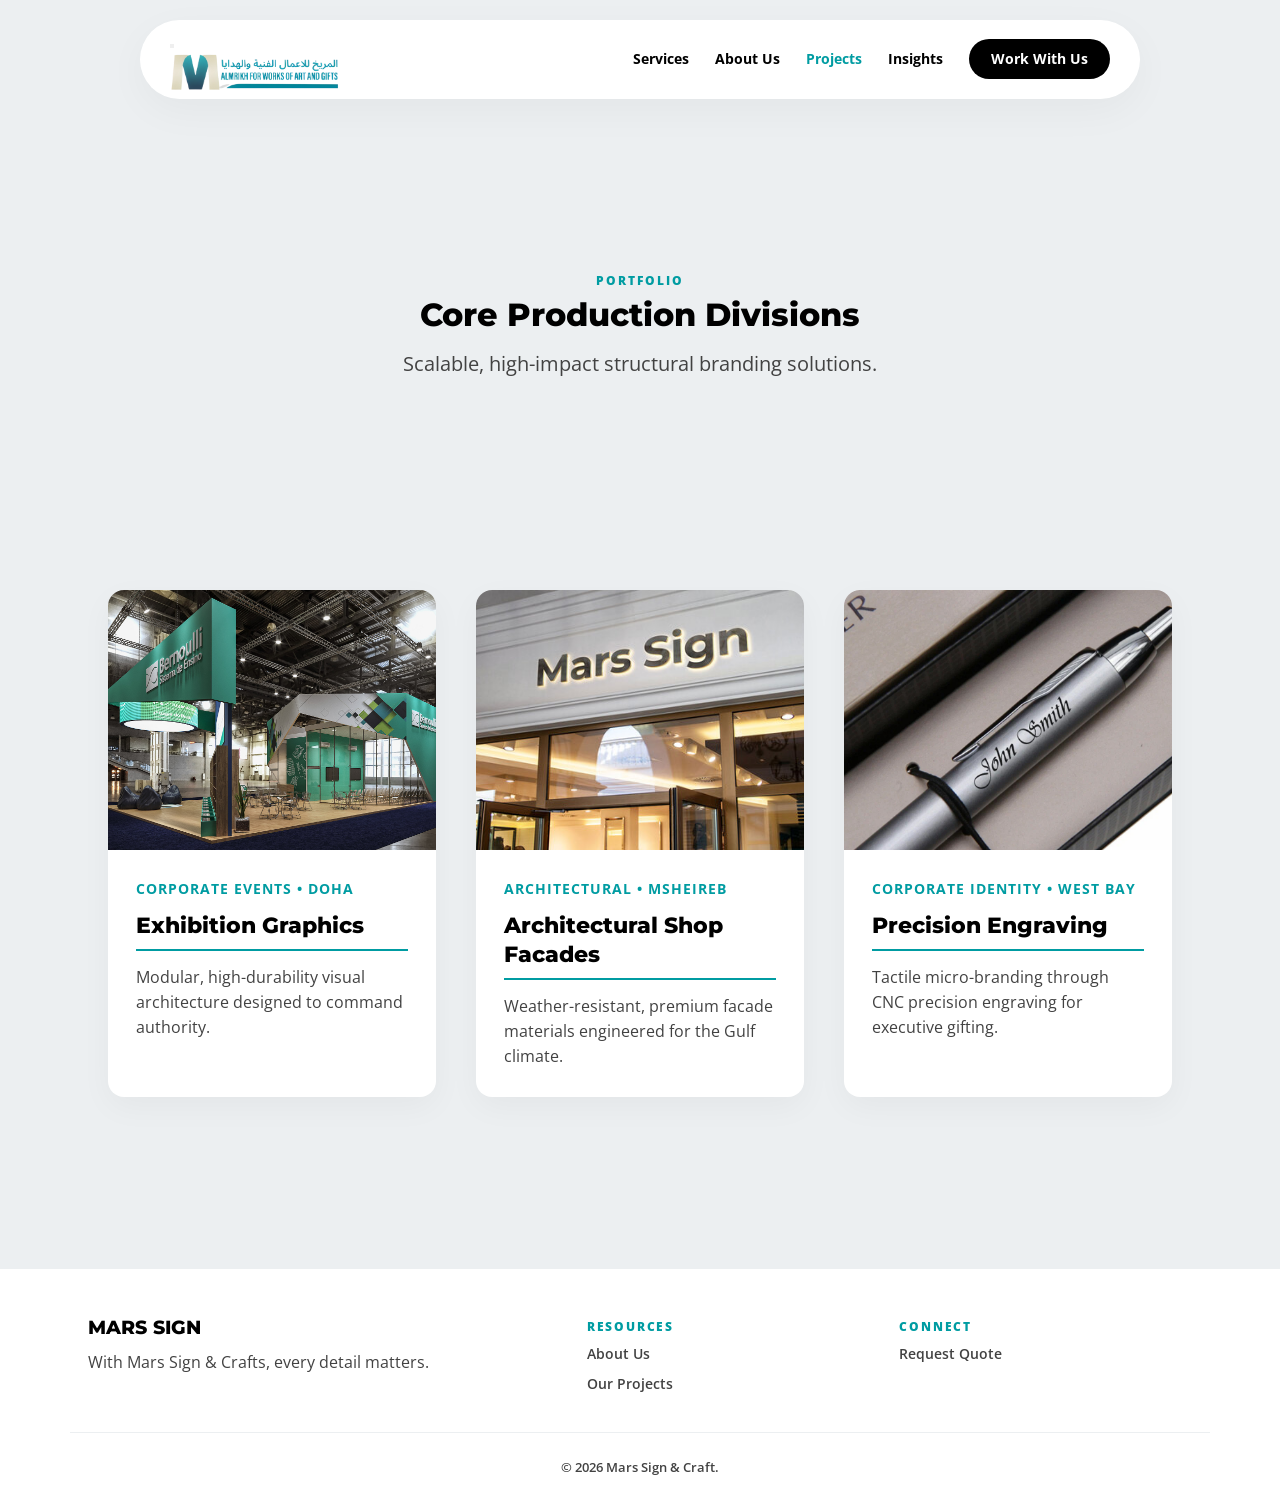
<file: projects.html>
<!DOCTYPE html>
<html lang="en">
<head>
    <meta charset="UTF-8">
    <meta name="viewport" content="width=device-width, initial-scale=1.0">
    
    <!-- Primary Meta Tags -->
    <title>Portfolio & Projects | Mars Sign & Craft Qatar</title>
    <meta name="title" content="Portfolio & Projects | Mars Sign & Craft Qatar">
    <meta name="description" content="Explore our gallery of completed structural branding, outdoor signage, and custom fabrication projects in Doha, Qatar.">
    <meta name="keywords" content="signage projects Qatar, custom fabrication portfolio, outdoor signage Doha, Mars Sign work">
    <meta name="author" content="Mars Sign & Craft">
    <meta name="robots" content="index, follow, max-image-preview:large">
    <link rel="canonical" href="https://marssign.com/projects.html">
    
    <!-- Favicons -->
    <link rel="icon" type="image/svg+xml" href="/images/0/20885491/Mars-logo-PpRQrZOCPddFumb2s9tzmg.png">
    <link rel="icon" type="image/png" sizes="32x32" href="/favicon.png">
    <link rel="apple-touch-icon" href="/apple-touch-icon.png">
    
    <!-- Open Graph / Facebook -->
    <meta property="og:type" content="website">
    <meta property="og:url" content="https://marssign.com/projects.html">
    <meta property="og:title" content="Portfolio & Projects | Mars Sign & Craft Qatar">
    <meta property="og:description" content="Explore our gallery of completed structural branding, outdoor signage, and custom fabrication projects in Doha, Qatar.">
    <meta property="og:image" content="https://marssign.com/images/1400/20341388/exibition-graphics-1aSu41fe87ZLRt1886na6A.jpg">
    
    <!-- Twitter / X -->
    <meta name="twitter:card" content="summary_large_image">
    <meta name="twitter:url" content="https://marssign.com/projects.html">
    <meta name="twitter:title" content="Portfolio & Projects | Mars Sign & Craft Qatar">
    <meta name="twitter:description" content="Explore our gallery of completed structural branding, outdoor signage, and custom fabrication projects in Doha, Qatar.">
    <meta name="twitter:image" content="https://marssign.com/images/1400/20341388/exibition-graphics-1aSu41fe87ZLRt1886na6A.jpg">

    <!-- Fonts & Stylesheets -->
    <link rel="preconnect" href="https://fonts.googleapis.com">
    <link rel="preconnect" href="https://fonts.gstatic.com" crossorigin>
    <link href="https://fonts.googleapis.com/css2?family=Montserrat:wght@700;800&family=Open+Sans:wght@400;600&display=swap" rel="stylesheet">
    <link rel="stylesheet" href="style.css">
    
    <style>
        /* Projects Page - Matching index.html aesthetic */
        body {
            background-color: var(--bg-silver);
        }
        
        .hero-section {
            min-height: 50vh;
            display: flex;
            align-items: center;
            justify-content: center;
            text-align: center;
            position: relative;
            margin-top: 100px;
            padding: 60px 20px;
        }
        
        .hero-content {
            max-width: 800px;
        }
        
        .hero-content .section-tag {
            color: var(--accent-teal);
            font-weight: 800;
            letter-spacing: 2px;
        }
        
        .project-grid {
            display: grid;
            /* Forces exactly 3 columns across */
            grid-template-columns: repeat(3, 1fr);
            gap: 40px;
            max-width: 1400px;
            margin: 0 auto;
            padding: 40px 20px 100px;
        }

        /* Standard mobile fallback for projects (optional, keeps layout clean on phones) */
        @media (max-width: 768px) {
            .project-grid {
                grid-template-columns: 1fr;
            }
        }
        
        .project-card {
            background: var(--pure-white);
            border-radius: 16px;
            overflow: hidden;
            box-shadow: var(--shadow-elevation);
            transition: all 0.4s ease;
            text-decoration: none;
            color: inherit;
            height: 100%;
            display: flex;
            flex-direction: column;
        }
        
        .project-card:hover {
            transform: translateY(-12px);
            box-shadow: var(--shadow-hover);
        }
        
        .card-image-wrapper {
            height: 260px;
            overflow: hidden;
            background: #f0f0f0;
        }
        
        .card-image-wrapper img {
            width: 100%;
            height: 100%;
            object-fit: cover;
            transition: transform 0.6s ease;
        }
        
        .project-card:hover .card-image-wrapper img {
            transform: scale(1.08);
        }
        
        .card-content {
            padding: 28px;
            flex: 1;
            display: flex;
            flex-direction: column;
        }
        
        .card-meta {
            color: var(--accent-teal);
            font-size: 0.85rem;
            font-weight: 700;
            text-transform: uppercase;
            letter-spacing: 1px;
            margin-bottom: 12px;
        }
        
        .card-title {
            font-size: 1.4rem;
            margin-bottom: 14px;
            line-height: 1.3;
        }
        
        .card-excerpt {
            color: var(--text-body);
            font-size: 1rem;
            flex: 1;
        }
    </style>
</head>
<body>
<!-- Floating Header -->
<header id="main-header" class="floating-header">
    <div class="header-container">
        <div class="header-left-wrapper">
            <button class="mobile-menu-toggle" aria-label="Toggle Menu">
                <span class="bar"></span>
                <span class="bar"></span>
                <span class="bar"></span>
            </button>
            <a href="index.html" class="logo" aria-label="Mars Signs Home">
                <img src="/images/0/20885491/Mars-logo-PpRQrZOCPddFumb2s9tzmg.png" alt="Mars Signs Logo" width="172" height="47" class="brand-logo">
            </a>
        </div>
        <nav class="primary-nav">
            <a href="index.html#solutions">Services</a>
            <a href="index.html#about">About Us</a>
            <a href="projects.html" class="active">Projects</a>
            <a href="blog.html">Insights</a>
            <a href="index.html#contact" class="btn-primary">Work With Us</a>
        </nav>
    </div>
</header>

    <!-- Hero Section - Floating on silver background -->
    <section class="hero-section">
        <div class="hero-content">
            <p class="section-tag">PORTFOLIO</p>
            <h1 class="section-title">Core Production Divisions</h1>
            <p class="section-text" style="font-size: 1.25rem; max-width: 600px; margin: 0 auto;">
                Scalable, high-impact structural branding solutions.
            </p>
        </div>
    </section>

    <!-- Projects Grid -->
    <main class="container">
        <div class="project-grid">
            <a href="project-exhibition.html" class="project-card fade-in-section">
                <div class="card-image-wrapper">
                    <img src="./images/1400/20341388/exibition-graphics-1aSu41fe87ZLRt1886na6A.jpg" alt="Exhibition Graphics">
                </div>
                <div class="card-content">
                    <div class="card-meta">Corporate Events • Doha</div>
                    <h3 class="card-title">Exhibition Graphics</h3>
                    <p class="card-excerpt">Modular, high-durability visual architecture designed to command authority.</p>
                </div>
            </a>

            <a href="project-facades.html" class="project-card fade-in-section">
                <div class="card-image-wrapper">
                    <img src="./images/460/20854829/shop-facade-marssign-contact-us-4qo4-RxrtQDIbpQvfnCMsQ.jpg" alt="Shop Facades">
                </div>
                <div class="card-content">
                    <div class="card-meta">Architectural • Msheireb</div>
                    <h3 class="card-title">Architectural Shop Facades</h3>
                    <p class="card-excerpt">Weather-resistant, premium facade materials engineered for the Gulf climate.</p>
                </div>
            </a>

            <a href="project-engraving.html" class="project-card fade-in-section">
                <div class="card-image-wrapper">
                    <img src="./images/1024/20341072/steps-name-engraved-pen-Kje-d--64G574HPLc-7npQ.jpg" alt="Precision Engraving">
                </div>
                <div class="card-content">
                    <div class="card-meta">Corporate Identity • West Bay</div>
                    <h3 class="card-title">Precision Engraving</h3>
                    <p class="card-excerpt">Tactile micro-branding through CNC precision engraving for executive gifting.</p>
                </div>
            </a>
        </div>
    </main>

    <!-- Footer -->
    <footer class="footer">
        <div class="container footer-grid reveal-fade">
            <div class="footer-brand">
                <h3>MARS SIGN</h3>
                <p>With Mars Sign & Crafts, every detail matters.</p>
            </div>
            <nav class="footer-nav" style="display: grid; grid-template-columns: 1fr 1fr; gap: 20px;">
                <div class="footer-col">
                    <p class="section-tag">RESOURCES</p>
                    <ul>
                        <li><a href="index.html#about">About Us</a></li>
                        <li><a href="projects.html">Our Projects</a></li>
                    </ul>
                </div>
                <div class="footer-col">
                    <p class="section-tag">CONNECT</p>
                    <ul>
                        <li><a href="index.html#contact">Request Quote</a></li>
                    </ul>
                </div>
            </nav>
        </div>
        <div class="footer-bottom container">
            <p>© 2026 Mars Sign & Craft.</p>
        </div>
    </footer>

    <script src="app.js"></script>
</body>
</html>
</file>
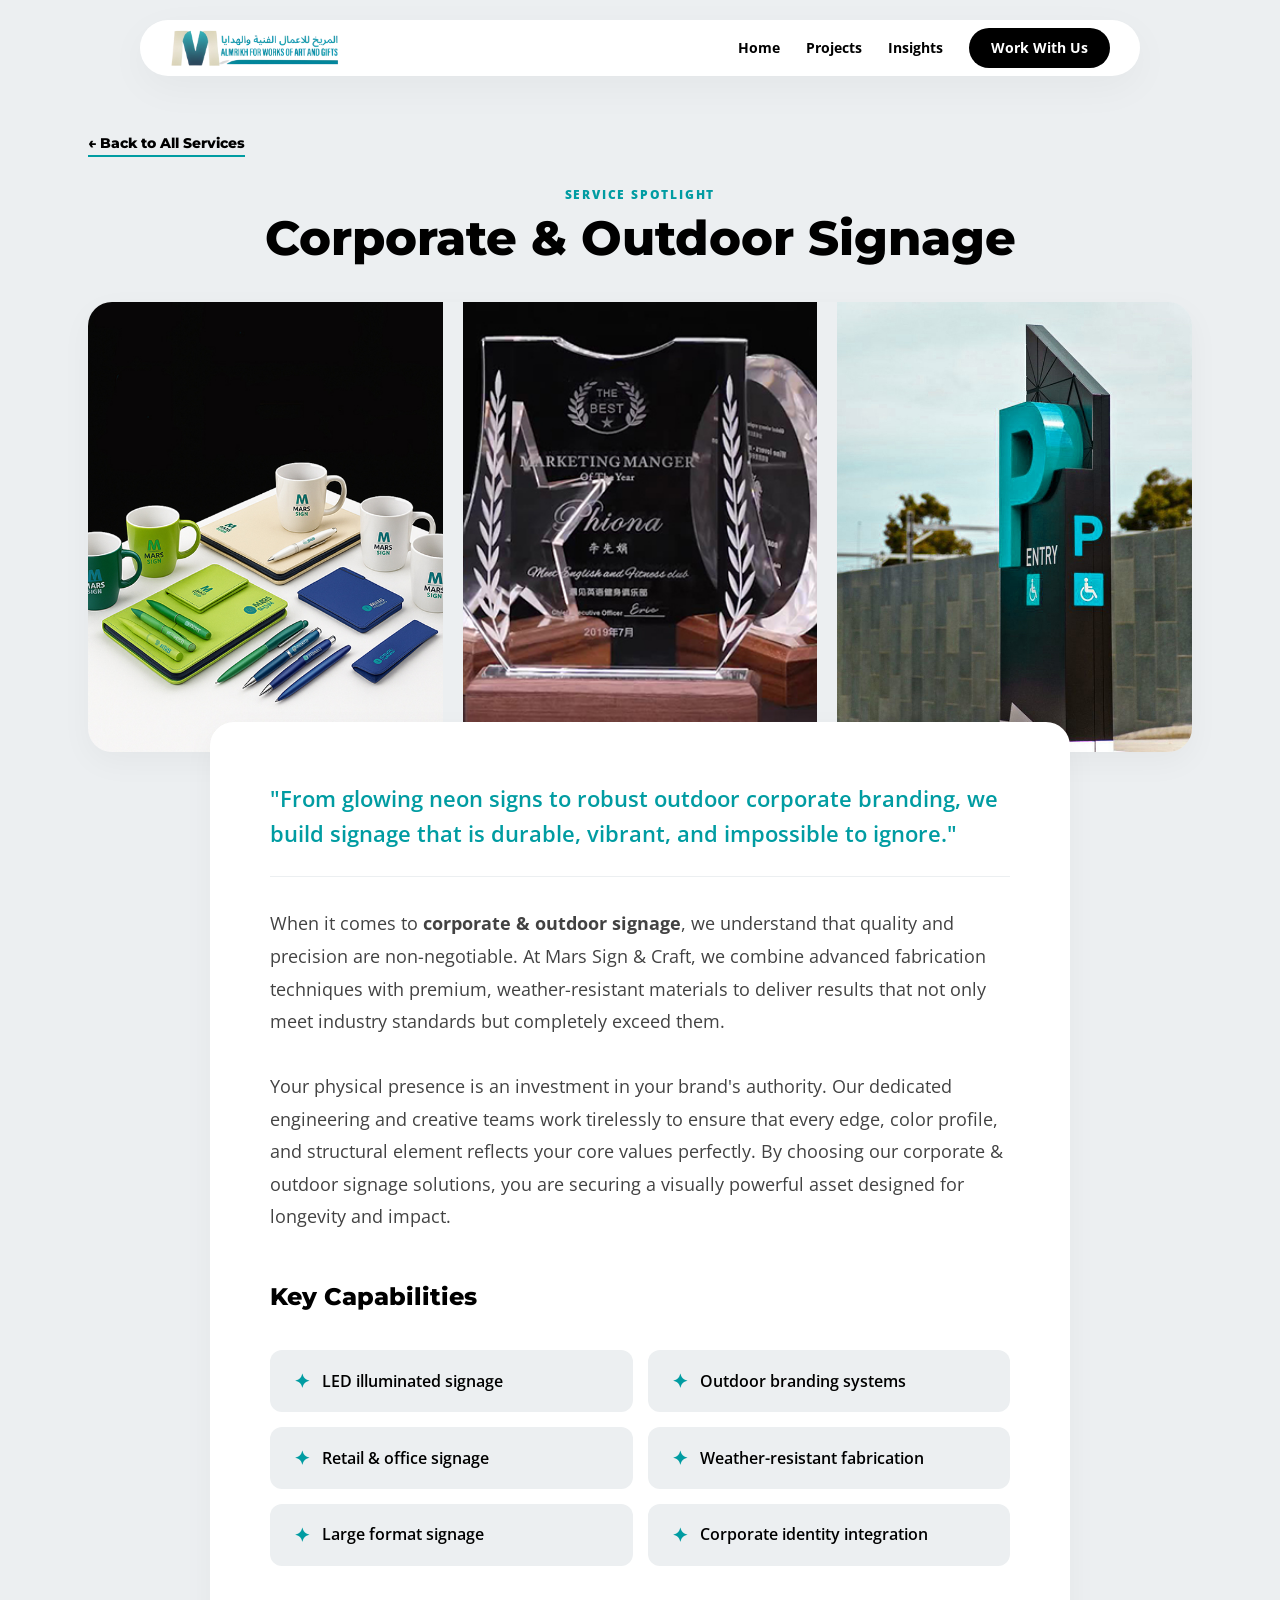
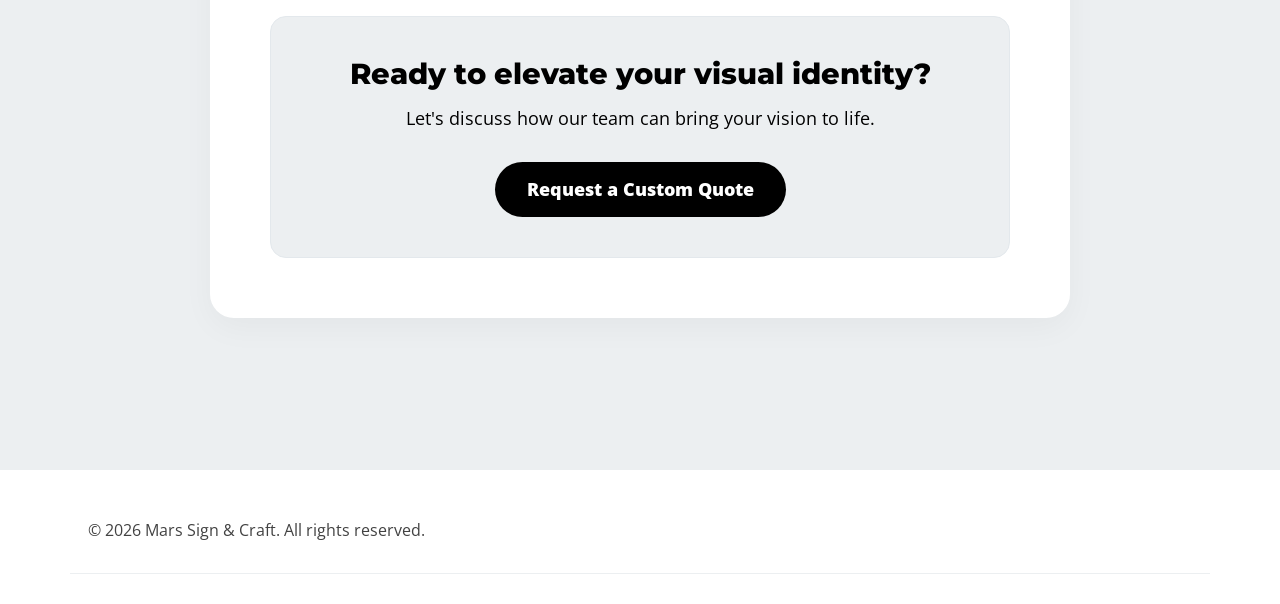
<file: services.html>
<!DOCTYPE html>
<html lang="en">
<head>
    <meta charset="UTF-8">
    <meta name="viewport" content="width=device-width, initial-scale=1">
    <title>Service Details | Mars Sign & Craft</title>
    <meta name="description" content="Detailed overview of our premium fabrication and signage services in Qatar.">
    
    <link rel="preconnect" href="https://fonts.googleapis.com">
    <link rel="preconnect" href="https://fonts.gstatic.com" crossorigin>
    <link href="https://fonts.googleapis.com/css2?family=Montserrat:wght@700;800&family=Open+Sans:wght@400;600&display=swap" rel="stylesheet">
    <link rel="stylesheet" href="style.css">
    
    <style>
        /* Single Service Page Specific Styles */
        body { background-color: var(--bg-silver); }
        
        /* Auto-filling Image Grid */
        .service-gallery {
            display: grid;
            grid-template-columns: repeat(auto-fit, minmax(300px, 1fr));
            gap: 20px;
            margin-bottom: 50px;
            border-radius: 24px;
            overflow: hidden;
            box-shadow: var(--shadow-elevation);
        }

        .service-gallery img {
            width: 100%;
            height: 450px; 
            object-fit: cover; 
            display: block;
            background: #e3e8ec;
            transition: transform 0.4s ease;
        }

        .service-gallery img:hover {
            transform: scale(1.03);
        }

        .article-content {
            max-width: 860px;
            margin: 0 auto;
            background: var(--pure-white);
            padding: 60px;
            border-radius: 24px;
            box-shadow: var(--shadow-elevation);
            transform: translateY(-80px); 
            position: relative;
            z-index: 10;
        }

        .article-lead {
            font-size: 1.35rem;
            font-weight: 600;
            color: var(--accent-teal);
            line-height: 1.6;
            margin-bottom: 30px;
            padding-bottom: 25px;
            border-bottom: 1px solid var(--bg-silver);
        }

        .article-body {
            font-size: 1.1rem;
            color: var(--text-body);
            line-height: 1.85;
        }

        .feature-grid {
            display: grid;
            grid-template-columns: repeat(auto-fit, minmax(280px, 1fr));
            gap: 15px;
            margin: 40px 0;
            padding: 0;
            list-style: none;
        }

        .feature-grid li {
            background: var(--bg-silver);
            padding: 16px 24px;
            border-radius: 12px;
            font-weight: 600;
            color: var(--text-heading);
            display: flex;
            align-items: center;
        }

        .feature-grid li::before {
            content: '✦';
            color: var(--accent-teal);
            margin-right: 12px;
            font-size: 1.2rem;
        }

        /* Updated CTA Banner to contrast with the strong black button */
        .cta-banner {
            background: var(--bg-silver);
            color: var(--text-heading);
            padding: 40px;
            border-radius: 16px;
            text-align: center;
            margin-top: 50px;
            border: 1px solid #e3e8ec;
        }

        .cta-banner h3 {
            color: var(--text-heading);
            margin-bottom: 15px;
            font-size: 1.8rem;
        }

        @media (max-width: 768px) {
            .article-content {
                padding: 30px 20px;
                transform: translateY(-40px);
            }
            .service-gallery img {
                height: 300px;
            }
        }
    </style>
</head>
<body>
    <header id="main-header" class="floating-header">
        <div class="header-container">
            <a href="/" class="logo">
                <img src="/images/0/20885491/Mars-logo-PpRQrZOCPddFumb2s9tzmg.png" alt="Mars Signs Logo" width="172" height="47" class="brand-logo">
            </a>
            <nav class="primary-nav">
                <a href="/">Home</a>
                <a href="/projects.html">Projects</a>
                <a href="/blog.html">Insights</a>
                <a href="/#contact" class="btn-primary">Work With Us</a>
            </nav>
        </div>
    </header>

    <main>
        <section class="container" style="margin-top: 130px;">
            <div style="margin-bottom: 30px;">
                <a href="/#solutions" class="btn-secondary">← Back to All Services</a>
            </div>

            <!-- Dynamic Content Container -->
            <div id="dynamic-service-view">
                <!-- Content injected by JavaScript -->
            </div>
        </section>
    </main>

    <footer class="footer">
        <div class="container footer-grid">
            <p>© 2026 Mars Sign & Craft. All rights reserved.</p>
        </div>
    </footer>

    <!-- Load App Logic to access serviceData -->
  <script src="app.js" defer></script> <!-- Added defer for performance -->
<script>
document.addEventListener("DOMContentLoaded", () => {
    // 1. Get the requested service from the URL Query Parameter (e.g. ?service=awards)
    const urlParams = new URLSearchParams(window.location.search);
    const queryKey = urlParams.get('service');
    
    // 2. Validate against app.js data. Fallback to 'signage' if empty/invalid.
    const serviceKey = (queryKey && typeof serviceData !== 'undefined' && serviceData[queryKey]) ? queryKey : 'signage';
    const service = serviceData[serviceKey];
    
    // 3. Update Page Title
    document.title = `${service.title} | Mars Sign & Craft Qatar`;

    // --- AGGRESSIVE SEO INJECTION START ---
    
    // A. Dynamically update the Meta Description
    let metaDescription = document.querySelector('meta[name="description"]');
    if (metaDescription) {
        metaDescription.setAttribute("content", `${service.description} High-quality custom fabrication and installation in Doha, Qatar.`);
    }

    // B. Inject 'Service' JSON-LD Schema for Google
    const serviceSchema = {
        "@context": "https://schema.org/",
        "@type": "Service",
        "serviceType": service.title,
        "provider": {
            "@type": "LocalBusiness",
            "name": "Mars Sign & Craft",
            "address": {
                "@type": "PostalAddress",
                "addressLocality": "Doha",
                "addressCountry": "QA"
            }
        },
        "areaServed": {
            "@type": "City",
            "name": "Doha"
        },
        "description": service.description,
        "image": service.images.length > 0 ? "https://marssign.com" + service.images[0] : ""
    };

    const schemaScript = document.createElement('script');
    schemaScript.type = "application/ld+json";
    schemaScript.text = JSON.stringify(serviceSchema);
    document.head.appendChild(schemaScript);
    
    // --- AGGRESSIVE SEO INJECTION END ---

    // 4. Generate Images for the responsive Grid (SEO Optimized)
    const imagesHtml = service.images.map((img) => {
        return `<img src="${img}" alt="${service.title} manufacturing, fabrication, and installation in Doha, Qatar" loading="lazy" decoding="async" onerror="this.src='/images/dummy.png';">`;
    }).join('');
    
    // 5. Generate Feature List
    const featuresHtml = service.features.map(feature => `<li>${feature}</li>`).join('');
    
    // 6. Generate the praising "Blog" content based on the service title
    const dynamicPraise = `When it comes to <strong>${service.title.toLowerCase()}</strong>, we understand that quality and precision are non-negotiable. At Mars Sign & Craft, we combine advanced fabrication techniques with premium, weather-resistant materials to deliver results that not only meet industry standards but completely exceed them. <br><br> Your physical presence is an investment in your brand's authority. Our dedicated engineering and creative teams work tirelessly to ensure that every edge, color profile, and structural element reflects your core values perfectly. By choosing our ${service.title.toLowerCase()} solutions, you are securing a visually powerful asset designed for longevity and impact.`;
    
    // 7. Inject HTML into the container
    const container = document.getElementById('dynamic-service-view');
    container.innerHTML = `
        <div class="text-center mb-50 reveal-fade is-visible in-view">
            <p class="section-tag">SERVICE SPOTLIGHT</p>
            <h1 class="section-title" style="font-size: 3rem;">${service.title}</h1>
        </div>
        <div class="service-gallery reveal-fade is-visible in-view">
            ${imagesHtml}
        </div>
        <article class="article-content">
            <p class="article-lead">
                "${service.description}"
            </p>
            <div class="article-body">
                ${dynamicPraise}
            </div>
            <h3 style="margin-top: 50px; font-size: 1.5rem;">Key Capabilities</h3>
            <ul class="feature-grid">
                ${featuresHtml}
            </ul>
            <div class="cta-banner">
                <h3>Ready to elevate your visual identity?</h3>
                <p style="margin-bottom: 30px; font-size: 1.1rem;">Let's discuss how our team can bring your vision to life.</p>
                <!-- Strong Black CTA Button -->
                <a href="/#contact" class="btn-primary" style="background: #000000; color: #ffffff; font-size: 1.1rem; font-weight: 800; padding: 14px 32px; border-radius: 30px; transition: opacity 0.3s ease;">Request a Custom Quote</a>
            </div>
        </article>
    `;
    
    // Scroll to top automatically on page load
    window.scrollTo(0, 0);
});
</script>
</body>
</html>
</file>
<file: style.css>
/* ==========================================================================
   MARSSIGN - MINIMALIST DESIGN SYSTEM & TRANSPARENT LAYOUTS
   ========================================================================== */

:root {
    --bg-silver: #ECEFF1;
    --pure-white: #FFFFFF;
    --text-heading: #000000;
    --text-body: #424242;
    --accent-teal: #009CA2;
    --accent-gold: #9C9221;
    --shadow-elevation: 0 10px 32px rgba(0, 0, 0, 0.04);
    --shadow-hover: 0 16px 42px rgba(0, 156, 162, 0.1);
    --input-bg: #E3E8EC;
}

* { 
    margin: 0; 
    padding: 0; 
    box-sizing: border-box; 
}

body { 
    background-color: var(--bg-silver); 
    color: var(--text-body); 
    font-family: 'Open Sans', sans-serif; 
    line-height: 1.55; 
    overflow-x: hidden; 
    -webkit-font-smoothing: antialiased; 
}

h1, h2, h3, h4, h5, h6 { 
    color: var(--text-heading); 
    font-family: 'Montserrat', sans-serif; 
    font-weight: 800; 
    line-height: 1.15; 
}

a { text-decoration: none; color: inherit; }
ul { list-style: none; }
img { max-width: 100%; display: block; }

.container { 
    max-width: 1140px; 
    margin: 0 auto; 
    padding: 0 18px; 
}

.text-center { text-align: center; }
.p-40 { padding: 30px !important; }
.mb-0 { margin-bottom: 0 !important; }
.mb-50 { margin-bottom: 36px; }
.mt-40 { margin-top: 30px; }
.mt-100 { margin-top: 72px; }
.mb-100 { margin-bottom: 72px; }
.pl-40 { padding-left: 30px; }

.floating-card { 
    background-color: var(--pure-white); 
    border-radius: 14px; 
    box-shadow: var(--shadow-elevation); 
    padding: 30px; 
    position: relative; 
    z-index: 2; 
}

.interactive-card { 
    transition: transform 0.4s cubic-bezier(0.16, 1, 0.3, 1), box-shadow 0.4s ease; 
    cursor: pointer; 
}

.interactive-card:hover { 
    transform: translateY(-6px); 
    box-shadow: var(--shadow-hover); 
}

.floating-header {
    position: fixed; 
    top: 16px; 
    left: 50%; 
    transform: translateX(-50%);
    width: 90%; 
    max-width: 1000px; 
    background: var(--pure-white);
    border-radius: 32px; 
    box-shadow: var(--shadow-elevation); 
    z-index: 9999;
    transition: all 0.4s ease;
}

.header-container { 
    display: flex; 
    justify-content: space-between; 
    align-items: center; 
    padding: 8px 30px; 
}

.brand-logo { 
    height: 38px;
} 

.primary-nav a { 
    font-weight: 700; 
    margin-left: 22px; 
    font-size: 0.88rem; 
    transition: color 0.2s ease; 
    color: var(--text-heading); 
}

.primary-nav a:hover, 
.primary-nav a.active { 
    color: var(--accent-teal); 
}

.btn-primary { 
    background: var(--text-heading); 
    color: var(--pure-white) !important; 
    padding: 9px 22px; 
    border-radius: 28px; 
    display: inline-block; 
    transition: background 0.3s ease; 
    font-size: 0.92rem;
}

.btn-primary:hover { 
    background: var(--accent-teal); 
}

.btn-secondary { 
    color: var(--text-heading); 
    font-weight: 800; 
    font-family: 'Montserrat', sans-serif; 
    border-bottom: 2px solid var(--accent-teal); 
    padding-bottom: 3px; 
    transition: color 0.3s ease;
    font-size: 0.9rem;
}

.btn-secondary:hover { 
    color: var(--accent-teal); 
}

/* HERO */
.hero-carousel { 
    position: relative; 
    width: 100%; 
    height: 65vh; 
    min-height: 520px;
    overflow: hidden; 
    background-color: var(--bg-silver); 
}

.carousel-slide { 
    position: absolute; 
    top: 0; 
    left: 0; 
    width: 100%; 
    height: 100%; 
    opacity: 0; 
    transition: opacity 1s ease-in-out; 
    display: flex; 
    align-items: center; 
    z-index: 1; 
}

.carousel-slide.active { 
    opacity: 1; 
    z-index: 2; 
}

.slide-image { 
    position: absolute; 
    top:0; 
    left: 0; 
    width: 100%; 
    height: 100%; 
    background-size: cover; 
    background-position: top center; 
    transform: scale(1.04); 
    transition: transform 6s ease-out; 
}

.carousel-slide.active .slide-image { 
    transform: scale(1); 
}









.hero-content-wrapper { 
    position: relative; 
    z-index: 3; 
    display: flex; 
    justify-content: flex-start; 
    width: 100%; 
}

.hero-text-card {
    width: 100%;
    max-width: 480px;
    min-height: 26vh;
    display: flex;
    flex-direction: column;
    justify-content: center;
    padding: 36px;
    background: rgba(255, 255, 255, 0.16); 
    backdrop-filter: blur(18px); 
    border-left: 4px solid var(--accent-teal);
    border-radius: 0 14px 14px 0;
    opacity: 0; 
    transform: translateX(-25px); 
    transition: all 1s cubic-bezier(0.16, 1, 0.3, 1) 0.3s;
}

.carousel-slide.active .hero-text-card { 
    opacity: 1; 
    transform: translateX(0); 
}

.hero-title { 
    font-size: 2.65rem; 
    margin-bottom: 10px; 
    color: var(--pure-white); 
    text-shadow: 0 2px 8px rgba(0,0,0,0.35);
}

.hero-desc { 
    font-size: 1.05rem; 
    margin-bottom: 22px; 
    color: var(--pure-white); 
    font-weight: 600; 
    text-shadow: 0 2px 5px rgba(0,0,0,0.3); 
    line-height: 1.45;
}

.carousel-controls { 
    position: absolute; 
    bottom: 28px; 
    left: 50%; 
    transform: translateX(-50%); 
    z-index: 10; 
    display: flex; 
    gap: 10px; 
}

.control-dot { 
    width: 9px; 
    height: 9px; 
    border-radius: 50%; 
    background: rgba(255,255,255,0.45); 
    cursor: pointer; 
    transition: all 0.3s ease; 
}

.control-dot.active { 
    background: var(--accent-teal); 
    transform: scale(1.35); 
}

.section-tag { 
    color: var(--accent-teal); 
    font-weight: 800; 
    font-size: 0.78rem; 
    letter-spacing: 1.8px; 
    margin-bottom: 7px; 
    text-transform: uppercase; 
}

.section-title { 
    font-size: 2rem; 
    margin-bottom: 14px; 
}

.section-text {
    font-size: 0.98rem;
    color: var(--text-body);
    max-width: 600px;
}

.layout-grid { 
    display: grid; 
    grid-template-columns: 1fr 1fr; 
    gap: 38px; 
    align-items: center;
}

.grid-container { 
    display: grid; 
    grid-template-columns: repeat(auto-fit, minmax(245px, 1fr)); 
    gap: 28px; 
}

.grid-container.reviews-grid {
    display: grid;
    grid-template-columns: repeat(auto-fit, minmax(245px, 1fr));
    gap: 24px;
}
#solutions .section-text {
    margin-bottom: 100px; /* space after the long paragraph */
    line-height: 1.5;
}

.category-separator {
    margin: 52px 0 32px 0; /* space above and below "More Ways We Help Your Brand Shine" */
}

.category-separator h3 {
    margin: 0;
    padding-bottom: 8px;
    border-bottom: 2px solid var(--accent-teal);
}
.grid-container-2, .grid-container-3 {
    display: grid;
    grid-template-columns: repeat(auto-fit, minmax(245px, 1fr));
    gap: 28px;
    margin-bottom: 36px;
}

.transparent-card { 
    background: transparent; 
    padding: 0; 
}

.service-card {
    opacity: 0;
    transform: translateY(25px);
    transition: all 0.3s cubic-bezier(0.25, 0.1, 0.25, 1);
    display: flex;
    flex-direction: column;
    height: 100%;
    background: var(--pure-white);
    border-radius: 14px;
    overflow: hidden;
    box-shadow: var(--shadow-elevation);
}

.service-card.in-view {
    opacity: 1;
    transform: translateY(0);
}

.service-card:hover {
    transform: translateY(-6px);
    box-shadow: var(--shadow-hover);
}

.slideshow-container {
    position: relative;
    width: 100%;
    height: 195px;
    overflow: hidden;
    background: var(--input-bg);
    flex-shrink: 0;
}

.slideshow-container img {
    position: absolute; /* Allows images to stack on top of each other */
    top: 0;
    left: 0;
    width: 100%;
    height: 100%;
    object-fit: cover;
    object-position: center;
    opacity: 0; /* Hides inactive images */
    transition: opacity 0.6s ease;
}
.slideshow-container img.active {
    opacity: 1; /* Reveals the active image */
    z-index: 2;
}

.card-content {
    flex: 1;
    display: flex;
    flex-direction: column;
    padding: 18px 22px 24px;
}

.card-title {
    font-size: 1.15rem;
    line-height: 1.25;
    margin-bottom: 12px;
    padding-bottom: 9px;
    border-bottom: 2px solid var(--accent-teal);
}

.service-card ul {
    margin-bottom: 18px;
    flex: 1;
    font-size: 0.92rem;
}

.service-card ul li {
    padding: 5px 0;
    padding-left: 19px;
    position: relative;
}

.service-card ul li::before {
    content: '';
    position: absolute;
    left: 2px;
    top: 11px;
    width: 5px;
    height: 5px;
    background: var(--accent-teal);
    border-radius: 50%;
}

.btn-secondary {
    margin-top: auto !important;
    align-self: flex-start;
    font-size: 0.9rem;
}

.image-stack { 
    position: relative; 
}

.img-main { 
    border-radius: 14px; 
    width: 84%; 
    box-shadow: var(--shadow-elevation);
}

.img-secondary { 
    position: absolute; 
    bottom: -30px; 
    right: 0; 
    width: 50%; 
    border-radius: 14px; 
    box-shadow: var(--shadow-hover); 
}

.brands-grid { 
    display: flex; 
    justify-content: center; 
    align-items: center; 
    flex-wrap: wrap; 
    gap: 28px; 
}

.brand-logo-wrapper { 
    width: 120px; 
    height: 64px; 
    background: var(--input-bg); 
    border-radius: 7px; 
    display: flex; 
    justify-content: center; 
    align-items: center; 
    opacity: 0.6; 
    transition: opacity 0.3s ease;
}

.brand-logo-wrapper:hover { 
    opacity: 1; 
}

.stats-grid { 
    display: flex; 
    justify-content: space-around; 
    flex-wrap: wrap; 
    gap: 14px; 
}

.transparent-stat { 
    text-align: center; 
}

.stat-num, .stat-plus { 
    font-size: 3.9rem; 
    font-weight: 800; 
    color: var(--text-heading); 
    line-height: 1; 
}

.stat-plus { 
    color: var(--accent-teal); 
}

.stat-label { 
    display: block; 
    font-weight: 700; 
    color: var(--text-body); 
    font-size: 1rem; 
    margin-top: 6px;
}

.review-card {
    background: var(--pure-white); 
    padding: 24px; 
    border-radius: 14px; 
    box-shadow: var(--shadow-elevation); 
    font-size: 0.9rem;
    height: 100%;
    display: flex;
    flex-direction: column;
}

.review-header { 
    display: flex; 
    justify-content: space-between; 
    align-items: center; 
    margin-bottom: 14px; 
}

.platform-name { 
    font-weight: 800; 
    font-size: 0.95rem; 
}

.google { color: #DB4437; }
.trustpilot { color: #00B67A; }
.facebook { color: #1877F2; }
.qatar-dir { color: var(--text-heading); }

.rating { 
    color: var(--accent-gold); 
    letter-spacing: 1.5px; 
    font-size: 1.05rem; 
}

.review-text {
    flex: 1;
    font-size: 0.60rem;
    line-height: 1.4;
}

.minimal-form { 
    display: flex; 
    flex-direction: column; 
    gap: 15px; 
    margin-top: 15px;
}

.form-row { 
    display: grid; 
    grid-template-columns: 1fr 1fr; 
    gap: 15px; 
}

.form-group label { 
    font-weight: 700; 
    font-size: 0.82rem; 
    margin-bottom: 5px; 
    display: block; 
    color: var(--text-heading);
}

.form-group input, 
.form-group select, 
.form-group textarea { 
    width: 100%; 
    background: var(--pure-white); 
    color: var(--text-heading); 
    padding: 12px; 
    border-radius: 7px; 
    transition: box-shadow 0.3s ease; 
    font-family: 'Open Sans', sans-serif; 
    font-size: 0.93rem;
    border: 1px solid #ddd;
}

.form-group input:focus, 
.form-group select:focus, 
.form-group textarea:focus { 
    outline: none; 
    box-shadow: var(--shadow-hover); 
}

.btn-submit { 
    background: var(--text-heading); 
    color: var(--pure-white); 
    padding: 14px; 
    border-radius: 7px; 
    font-weight: 800; 
    cursor: pointer; 
    transition: background 0.3s ease; 
    font-size: 0.96rem;
}

.btn-submit:hover { 
    background: var(--accent-teal); 
}

.footer { 
    background: var(--pure-white); 
    margin-top: 72px; 
    padding: 48px 0 18px; 
}

.footer-grid { 
    display: grid; 
    grid-template-columns: 1.5fr 2fr; 
    gap: 45px; 
    border-bottom: 1px solid var(--bg-silver); 
    padding-bottom: 30px; 
    margin-bottom: 12px; 
}

.footer-brand h3 { 
    margin-bottom: 11px; 
    color: var(--text-heading); 
}

.footer-col li { 
    margin-bottom: 7px; 
    font-weight: 600; 
    font-size: 0.9rem;
}

.footer-col a:hover { 
    color: var(--accent-teal); 
}

.footer-bottom { 
    text-align: center; 
    font-weight: 600; 
    font-size: 0.82rem; 
    padding-top: 12px;
}

.reveal-fade {
    opacity: 0; 
    transform: translate3d(0, 15px, 0); 
    transition: opacity 1s cubic-bezier(0.25, 1, 0.5, 1), transform 1s cubic-bezier(0.25, 1, 0.5, 1);
    will-change: opacity, transform;
}

.reveal-fade.in-view { 
    opacity: 1; 
    transform: translate3d(0, 0, 0); 
}

/* MODAL */
.modal{
    position:fixed;
    inset:0;
    width:100%;
    height:100%;
    background:rgba(0,0,0,.72);
    display:none;
    justify-content:center;
    align-items:center;
    z-index:99999;
    padding:22px;
}

.modal.active{
    display:flex;
}

.modal-content{
    width:min(960px,100%);
    max-height:86vh;
    overflow-y:auto;
    background:var(--pure-white);
    border-radius:20px;
    padding:30px;
    position:relative;
}

.close-btn{
    position:absolute;
    right:20px;
    top:14px;
    font-size:1.8rem;
    cursor:pointer;
    color: #333;
}

.expanded-gallery{
    position:relative;
    width:100%;
    height:360px;
    overflow:hidden;
    border-radius:16px;
    margin-top:22px;
    margin-bottom:26px;
    background:var(--input-bg);
}

.expanded-gallery img{
    position:absolute;
    inset:0;
    width:100%;
    height:100%;
    object-fit:cover;
    opacity:0;
    transition: opacity .8s ease, transform 6s ease;
    transform:scale(1.03);
}

.expanded-gallery img.active{
    opacity:1;
    transform:scale(1);
}

/* RESPONSIVE */
@media (max-width: 1100px) {
    .grid-container.reviews-grid {
        grid-template-columns: repeat(4, 1fr);
    }
}

@media (max-width: 768px) {
    .grid-container.reviews-grid {
        grid-template-columns: repeat(2, 1fr);
    }
}

@media (max-width: 500px) {
    .grid-container.reviews-grid {
        grid-template-columns: 1fr;
    }
}
@media (max-width: 900px) {
    .layout-grid { 
        grid-template-columns: 1fr; 
    }
    
    .hero-content-wrapper { 
        justify-content: center; 
    }
    
    .hero-text-card { 
        padding: 28px; 
        margin-top: 50px; 
        border-left: none; 
        border-bottom: 4px solid var(--accent-teal); 
        border-radius: 14px;
    }
    
    .hero-title { 
        font-size: 2.1rem; 
    }
    
    .header-container { 
        flex-direction: column; 
        padding: 10px; 
    }
    
    .floating-header { 
        width: 96%; 
        border-radius: 22px; 
    }
    
    .form-row, 
    .footer-grid { 
        grid-template-columns: 1fr; 
    }
    
    .slideshow-container {
        height: 175px;
    }
}

@media(max-width: 600px) {
    .slideshow-container {
        height: 160px;
    }
    
    .hero-carousel {
        height: 58vh;
    }
    
    .grid-container-2, .grid-container-4, .grid-container.reviews-grid {
        grid-template-columns: 1fr;
 
   }
/* ================= SOCIAL ICONS (BULLETPROOF SIZING) ================= */
.footer-brand .social-icons {
    display: flex;
    gap: 12px;
    margin-top: 15px;
}

.footer-brand .social-icons a.social-icon {
    display: inline-flex !important;
    align-items: center !important;
    justify-content: center !important;
    width: 32px !important;
    height: 32px !important;
    min-width: 32px !important; /* Prevents shrinking */
    max-width: 32px !important; /* Prevents expanding */
    background: var(--input-bg);
    border-radius: 50%;
    text-decoration: none;
    flex-shrink: 0;
    transition: transform 0.3s ease, background 0.3s ease;
}

.footer-brand .social-icons a.social-icon svg {
    width: 14px !important;
    height: 14px !important;
    min-width: 14px !important;
    max-width: 14px !important;
    display: block;
    fill: var(--text-heading);
    transition: fill 0.3s ease;
}

.footer-brand .social-icons a.social-icon:hover {
    transform: translateY(-3px);
    background: var(--text-heading); 
}

.footer-brand .social-icons a.social-icon:hover svg {
    fill: var(--pure-white); 
}

/* ==================================================
   HEADER RESPONSIVE POSITIONING
================================================== */
.header-container {
    display: flex;
    justify-content: space-between;
    align-items: center;
    width: 100%;
}

.header-left-wrapper {
    display: flex;
    align-items: center;
    justify-content: flex-start; /* Attaches content tightly to the left side */
    gap: 16px; /* Balance spacing between the toggle bars and the logo */
}

/* ==================================================
   HAMBURGER INTERFACE TOGGLE (MORPHING ANIMATION)
================================================== */
.mobile-menu-toggle {
    display: none; /* Hidden during desktop views */
    flex-direction: column;
    justify-content: space-between;
    width: 26px;
    height: 18px;
    background: transparent;
    border: none;
    cursor: pointer;
    z-index: 1001; /* Stays fixed securely over panel expansions */
    padding: 0;
}

.mobile-menu-toggle .bar {
    height: 3px;
    width: 100%;
    background-color: #000000;
    border-radius: 3px;
    transition: all 0.4s cubic-bezier(0.68, -0.55, 0.265, 1.55);
}

/* Transform Hamburger Shapes into close icon (X) */
.mobile-menu-toggle.open .bar:nth-child(1) {
    transform: translateY(7.5px) rotate(45deg);
}
.mobile-menu-toggle.open .bar:nth-child(2) {
    opacity: 0;
    transform: translateX(-15px);
}
.mobile-menu-toggle.open .bar:nth-child(3) {
    transform: translateY(-7.5px) rotate(-45deg);
}

/* ==================================================
   MOBILE DRAW-DOWN DRAWER (VERTICAL NAVIGATION)
================================================== */
@media (max-width: 768px) {
    .mobile-menu-toggle {
        display: flex; /* Triggers rendering on screens under 769px */
    }

    .primary-nav {
        position: absolute;
        top: 100%; /* Spawns panel exactly flush underneath header */
        left: 0;
        width: 100%;
        background-color: #ffffff;
        
        /* Forces structural items to display in a vertical column instead of row */
        display: flex;
        flex-direction: column !important;
        align-items: center;
        
        padding: 0;
        max-height: 0;
        overflow: hidden;
        transition: max-height 0.45s cubic-bezier(0.4, 0, 0.2, 1), padding 0.45s ease;
        box-shadow: 0 12px 24px rgba(0,0,0,0.06);
        border-radius: 0 0 16px 16px;
    }

    /* Target state class manipulated via JS trigger toggle */
    .primary-nav.open {
        max-height: 480px;
        padding: 30px 0;
    }

    /* Links position configuration */
    .primary-nav a {
        display: block !important; /* Overrides inline-block row values */
        width: 100%;
        text-align: center;
        margin: 14px 0 !important;
        opacity: 0;
        transform: translateY(-10px);
        transition: opacity 0.35s ease, transform 0.35s ease;
    }

    /* Cascading staggered entrance animations for clean visual pacing */
    .primary-nav.open a {
        opacity: 1;
        transform: translateY(0);
    }
    
    .primary-nav.open a:nth-child(1) { transition-delay: 0.05s; }
    .primary-nav.open a:nth-child(2) { transition-delay: 0.10s; }
    .primary-nav.open a:nth-child(3) { transition-delay: 0.15s; }
    .primary-nav.open a:nth-child(4) { transition-delay: 0.20s; }
    .primary-nav.open a:nth-child(5) { transition-delay: 0.25s; }
}

}
</file>
<file: project-base.css>
/* --- Root Variables --- */
:root { 
    --bg-color: #ffffff; 
    --text-primary: #1a1a1a; 
    --text-secondary: #666666; 
    --border-color: #e5e5e5; 
    --header-bg: rgba(255, 255, 255, 0.95); 
}

/* --- Global Styles --- */
* { box-sizing: border-box; margin: 0; padding: 0; }
body { 
    font-family: -apple-system, BlinkMacSystemFont, "Segoe UI", Roboto, Helvetica, Arial, sans-serif; 
    background-color: var(--bg-color); 
    color: var(--text-primary); 
    line-height: 1.6; 
}

/* --- Header Component --- */
#main-header { 
    position: fixed; 
    top: 20px; 
    left: 50%; 
    transform: translateX(-50%); 
    width: 90%; 
    max-width: 1000px; 
    background: var(--header-bg); 
    backdrop-filter: blur(10px); 
    border: 1px solid var(--border-color); 
    border-radius: 40px; 
    display: flex; 
    justify-content: space-between; 
    align-items: center; 
    padding: 1rem 2rem; 
    z-index: 1000; 
}
.logo img { height: 32px; width: auto; display: block; }
.nav-links a { text-decoration: none; color: var(--text-primary); font-size: 0.9rem; font-weight: 500; }

/* --- Layout & Alignment --- */
.project-hero, .project-container, .related-panel { 
    max-width: 1000px; 
    margin: 0 auto; 
    padding: 0 2rem; 
}
.project-hero { margin-top: 120px; display: flex; justify-content: center; }
.project-hero img { width: 100%; height: auto; object-fit: contain; }

/* Grid Layout */
.project-container { margin: 4rem auto; display: grid; grid-template-columns: 1fr; gap: 4rem; }
@media (min-width: 1024px) { .project-container { grid-template-columns: 2fr 1fr; } }

/* --- Content Styling --- */
.project-content p { font-size: 1.1rem; color: var(--text-secondary); margin-bottom: 2rem; }
.project-content img { width: 100%; margin: 2rem 0; display: block; background-color: var(--border-color); }
.sidebar-panel { position: sticky; top: 120px; border: 1px solid var(--border-color); padding: 2rem; }

/* --- Explore More Gallery --- */
.image-gallery-bottom { display: flex; gap: 2rem; justify-content: flex-start; }
.gallery-item { position: relative; width: 50%; cursor: pointer; overflow: hidden; }
.gallery-item img { width: 100%; aspect-ratio: 4/3; object-fit: cover; transition: transform 0.3s; }
.gallery-title { 
    position: absolute; bottom: 0; width: 100%; padding: 1rem; color: #fff; 
    background: rgba(0,0,0,0.5); backdrop-filter: blur(5px); opacity: 0; 
    transition: opacity 0.3s; text-align: center; 
}
.gallery-item:hover .gallery-title { opacity: 1; }

/* --- Buttons --- */
.btn-primary { 
    display: block; width: 100%; padding: 1rem; background: var(--text-primary); 
    color: var(--bg-color); text-align: center; text-decoration: none; 
    font-weight: 500; margin-top: 1rem; 
}
</file>
